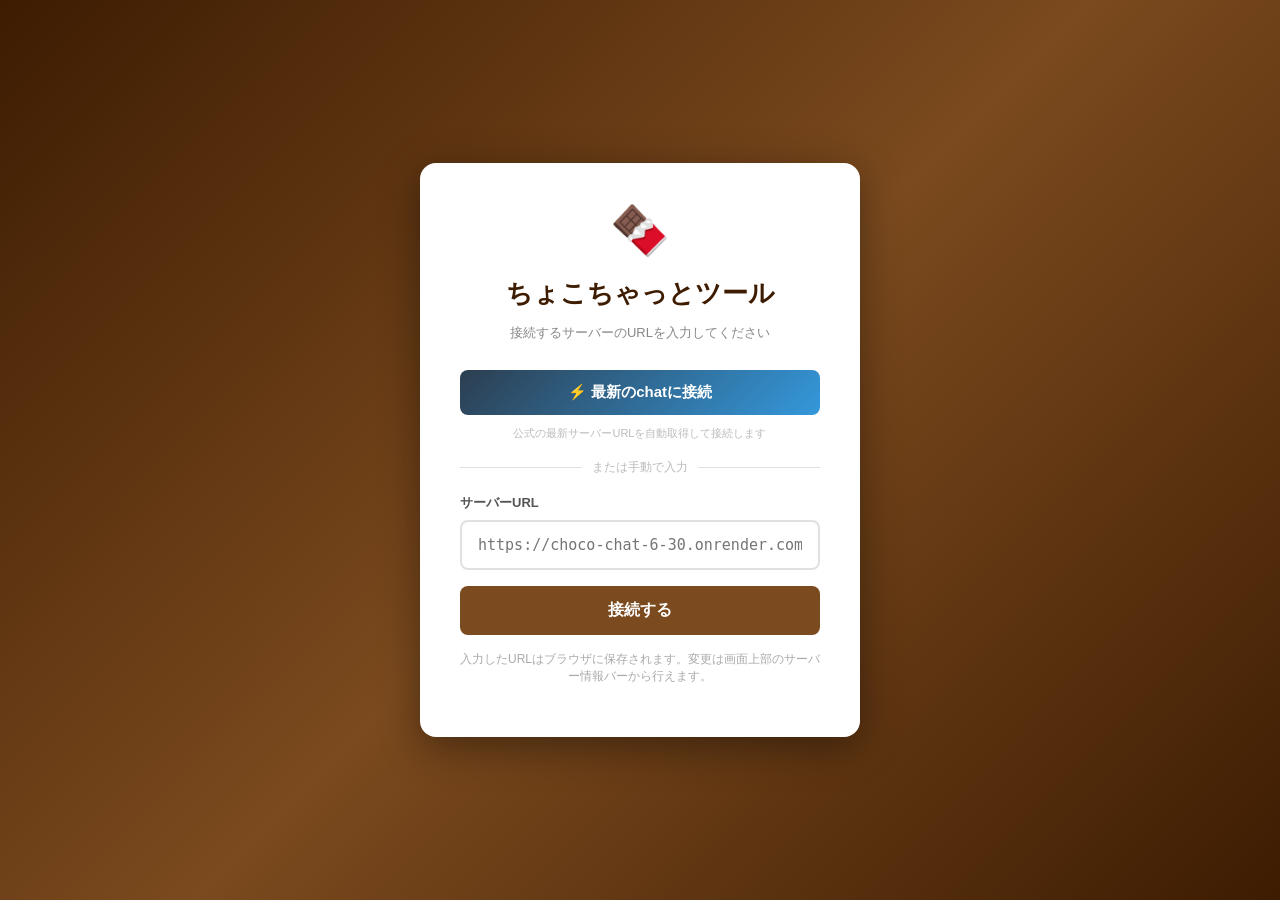
<file: templates/chat-test.html>
<!DOCTYPE html>
<html lang="ja">
<head>
    <meta charset="UTF-8">
    <meta name="viewport" content="width=device-width, initial-scale=1.0">
    <title>Choco Chat</title>
    <style>
        * { box-sizing: border-box; }
        body, html {
            margin: 0;
            padding: 0;
            height: 100%;
            overflow: hidden;
            background-color: #f5f5f5;
            font-family: -apple-system, BlinkMacSystemFont, "Segoe UI", Roboto, "Hiragino Kaku Gothic ProN", Meiryo, sans-serif;
        }
        .hidden { display: none !important; }

        @keyframes fadeIn {
            from { opacity: 0; transform: translateY(6px); }
            to   { opacity: 1; transform: translateY(0); }
        }
        @keyframes spin {
            to { transform: rotate(360deg); }
        }

        /* ===== サーバー情報バー ===== */
        #server-info-bar {
            position: fixed;
            top: 0;
            left: 0;
            right: 0;
            z-index: 500;
            background: #3d1c02;
            color: #fff;
            display: flex;
            align-items: center;
            gap: 10px;
            padding: 8px 14px;
            font-size: 13px;
        }
        #server-info-bar .bar-label { color: #d9b98c; }
        #server-info-bar #server-url-display {
            flex: 1;
            font-family: monospace;
            overflow: hidden;
            text-overflow: ellipsis;
            white-space: nowrap;
        }
        #server-info-bar button {
            background: #7b4a1e;
            border: none;
            color: #fff;
            padding: 6px 12px;
            border-radius: 6px;
            font-size: 12px;
            cursor: pointer;
        }
        #server-info-bar button:hover { background: #5c3614; }

        /* ===== サーバー設定画面 ===== */
        #server-setup-section {
            min-height: 100vh;
            display: flex;
            justify-content: center;
            align-items: center;
            padding: 20px;
            background: linear-gradient(135deg, #3d1c02 0%, #7b4a1e 50%, #3d1c02 100%);
        }

        .server-setup-container {
            background: white;
            padding: 40px;
            border-radius: 16px;
            box-shadow: 0 10px 40px rgba(0, 0, 0, 0.4);
            width: 100%;
            max-width: 440px;
            animation: fadeIn 0.5s ease;
            text-align: center;
        }

        .server-setup-logo { font-size: 48px; margin-bottom: 8px; }

        .server-setup-container h1 {
            color: #3d1c02;
            margin-bottom: 6px;
            font-size: 26px;
        }

        .server-setup-subtitle {
            color: #888;
            font-size: 13px;
            margin-bottom: 28px;
        }

        .server-setup-label {
            display: block;
            text-align: left;
            font-size: 13px;
            font-weight: bold;
            color: #555;
            margin-bottom: 8px;
        }

        #server-url-input {
            width: 100%;
            padding: 14px 16px;
            border: 2px solid #e0e0e0;
            border-radius: 8px;
            font-size: 15px;
            margin-bottom: 16px;
            transition: border-color 0.3s, box-shadow 0.3s;
            font-family: monospace;
        }

        #server-url-input:focus {
            outline: none;
            border-color: #7b4a1e;
            box-shadow: 0 0 6px rgba(123, 74, 30, 0.3);
        }

        #server-connect-btn {
            width: 100%;
            padding: 14px;
            background-color: #7b4a1e;
            border: none;
            border-radius: 8px;
            color: white;
            font-size: 16px;
            font-weight: bold;
            cursor: pointer;
            transition: background-color 0.3s, transform 0.2s;
        }

        #server-connect-btn:hover:not(:disabled) {
            background-color: #5c3614;
            transform: scale(1.02);
        }

        #server-connect-btn:disabled {
            background-color: #b8895a;
            cursor: not-allowed;
        }

        .server-setup-hint {
            margin-top: 16px;
            font-size: 12px;
            color: #aaa;
        }

        #server-status {
            margin-top: 14px;
            padding: 12px 14px;
            border-radius: 8px;
            font-size: 14px;
            font-weight: bold;
            display: flex;
            align-items: center;
            gap: 10px;
            animation: fadeIn 0.3s ease;
        }

        #server-status.testing {
            background: #fff8e1;
            border: 1px solid #ffe082;
            color: #7b5800;
        }

        #server-status.success {
            background: #e8f8f0;
            border: 1px solid #a3d9b8;
            color: #1a6e3c;
        }

        #server-status.error {
            background: #fdeaea;
            border: 1px solid #f5c6c6;
            color: #c0392b;
        }

        .status-spinner {
            width: 16px;
            height: 16px;
            border: 2px solid #ffe082;
            border-top-color: #7b5800;
            border-radius: 50%;
            animation: spin 0.8s linear infinite;
            flex-shrink: 0;
        }

        .setup-divider {
            display: flex;
            align-items: center;
            gap: 10px;
            margin: 18px 0;
            color: #bbb;
            font-size: 12px;
        }

        .setup-divider::before,
        .setup-divider::after {
            content: '';
            flex: 1;
            height: 1px;
            background: #e0e0e0;
        }

        #latest-connect-btn {
            width: 100%;
            padding: 13px;
            background: linear-gradient(135deg, #2c3e50 0%, #3498db 100%);
            border: none;
            border-radius: 8px;
            color: white;
            font-size: 15px;
            font-weight: bold;
            cursor: pointer;
            transition: opacity 0.2s, transform 0.2s;
            display: flex;
            align-items: center;
            justify-content: center;
            gap: 8px;
            margin-bottom: 6px;
        }

        #latest-connect-btn:hover:not(:disabled) {
            opacity: 0.88;
            transform: scale(1.02);
        }

        #latest-connect-btn:disabled {
            opacity: 0.6;
            cursor: not-allowed;
        }

        .latest-hint {
            font-size: 11px;
            color: #bbb;
            text-align: center;
            margin-bottom: 4px;
        }

        /* ===== iframe画面 ===== */
        #chat-frame-wrap {
            position: fixed;
            top: 36px;
            left: 0;
            right: 0;
            bottom: 0;
        }
        #chat-frame-wrap.no-bar { top: 0; }
        iframe {
            width: 100%;
            height: 100%;
            border: none;
            display: block;
        }
    </style>
</head>
<body>

    <!-- サーバー情報バー -->
    <div id="server-info-bar" class="hidden">
        <span class="bar-label">接続先:</span>
        <span id="server-url-display"></span>
        <button id="change-server-btn">サーバーを変更</button>
    </div>

    <!-- サーバー設定画面 -->
    <div id="server-setup-section" class="hidden">
        <div class="server-setup-container">
            <div class="server-setup-logo">🍫</div>
            <h1>ちょこちゃっとツール</h1>
            <p class="server-setup-subtitle">接続するサーバーのURLを入力してください</p>

            <button id="latest-connect-btn">⚡ 最新のchatに接続</button>
            <p class="latest-hint">公式の最新サーバーURLを自動取得して接続します</p>

            <div class="setup-divider">または手動で入力</div>

            <label class="server-setup-label" for="server-url-input">サーバーURL</label>
            <input type="text" id="server-url-input" placeholder="https://choco-chat-6-30.onrender.com" autocomplete="off" spellcheck="false">
            <button id="server-connect-btn">接続する</button>
            <div id="server-status" class="hidden"></div>
            <p class="server-setup-hint">入力したURLはブラウザに保存されます。変更は画面上部のサーバー情報バーから行えます。</p>
        </div>
    </div>

    <!-- iframe表示エリア -->
    <div id="chat-frame-wrap" class="hidden">
        <iframe id="chat-frame" title="Choco Chat"></iframe>
    </div>

    <script>
(function() {
    'use strict';

    const infoBar = document.getElementById('server-info-bar');
    const urlDisplay = document.getElementById('server-url-display');
    const changeServerBtn = document.getElementById('change-server-btn');

    const setupSection = document.getElementById('server-setup-section');
    const connectBtn = document.getElementById('server-connect-btn');
    const latestBtn = document.getElementById('latest-connect-btn');
    const urlInput = document.getElementById('server-url-input');
    const statusDiv = document.getElementById('server-status');

    const frameWrap = document.getElementById('chat-frame-wrap');
    const chatFrame = document.getElementById('chat-frame');

    const STORAGE_KEY = 'chatServerUrl';
    const LATEST_URL_GITHUB = 'https://raw.githubusercontent.com/kuru-bana/choco-chat-tool/refs/heads/main/url.json';
    const LATEST_URL_LOCAL  = '/choco-chat-new';

    function showStatus(type, html) {
        statusDiv.className = type;
        statusDiv.innerHTML = html;
        statusDiv.classList.remove('hidden');
    }

    function normalizeUrl(raw) {
        let url = raw.trim();
        if (!url) return '';
        if (!url.startsWith('http://') && !url.startsWith('https://')) {
            url = 'https://' + url;
        }
        if (url.endsWith('/')) url = url.slice(0, -1);
        return url;
    }

    function showFrame(url) {
        chatFrame.src = url;
        urlDisplay.textContent = url;
        setupSection.classList.add('hidden');
        infoBar.classList.remove('hidden');
        frameWrap.classList.remove('hidden', 'no-bar');
    }

    function showSetup() {
        frameWrap.classList.add('hidden');
        infoBar.classList.add('hidden');
        setupSection.classList.remove('hidden');
        statusDiv.classList.add('hidden');
        connectBtn.disabled = false;
        latestBtn.disabled = false;
        urlInput.disabled = false;
    }

    async function testConnection(url) {
        const controller = new AbortController();
        const timeout = setTimeout(() => controller.abort(), 7000);
        try {
            await fetch(url + '/socket.io/?EIO=4&transport=polling', {
                mode: 'no-cors',
                signal: controller.signal
            });
            clearTimeout(timeout);
            return { ok: true };
        } catch (e) {
            clearTimeout(timeout);
            return { ok: false, reason: e.name === 'AbortError' ? 'timeout' : 'unreachable' };
        }
    }

    async function doConnect() {
        const url = normalizeUrl(urlInput.value);
        if (!url) {
            showStatus('error', '⚠ URLを入力してください');
            return;
        }

        connectBtn.disabled = true;
        latestBtn.disabled = true;
        urlInput.disabled = true;
        showStatus('testing', '<div class="status-spinner"></div>接続テスト中...');

        const result = await testConnection(url);
        if (result.ok) {
            showStatus('success', '✓ 接続成功！表示します...');
            setTimeout(() => {
                localStorage.setItem(STORAGE_KEY, url);
                showFrame(url);
            }, 700);
        } else {
            connectBtn.disabled = false;
            latestBtn.disabled = false;
            urlInput.disabled = false;
            showStatus('error', result.reason === 'timeout'
                ? '✗ タイムアウト：サーバーが応答しませんでした。URLを確認してください。'
                : '✗ 接続失敗：サーバーに到達できません。URLを確認してください。');
        }
    }

    async function fetchLatestUrl() {
        latestBtn.disabled = true;
        connectBtn.disabled = true;
        urlInput.disabled = true;
        showStatus('testing', '<div class="status-spinner"></div>最新URLを取得中...');

        let fetchedUrl = null;
        let source = '';

        // 1) GitHub から取得を試みる
        try {
            const res = await fetch(LATEST_URL_GITHUB, { cache: 'no-store' });
            if (res.ok) {
                const json = await res.json();
                if (json && json.url) {
                    fetchedUrl = normalizeUrl(json.url);
                    source = 'GitHub';
                }
            }
        } catch (_) {}

        // 2) GitHub が失敗したら同一オリジンの /choco-chat-new を試みる
        if (!fetchedUrl) {
            try {
                const res = await fetch(LATEST_URL_LOCAL, { cache: 'no-store' });
                if (res.ok) {
                    const json = await res.json();
                    if (json && json.url) {
                        fetchedUrl = normalizeUrl(json.url);
                        source = 'ローカル';
                    }
                }
            } catch (_) {}
        }

        if (!fetchedUrl) {
            latestBtn.disabled = false;
            connectBtn.disabled = false;
            urlInput.disabled = false;
            showStatus('error',
                '✗ 最新URL取得に失敗しました。<br>' +
                '<span style="font-size:12px;font-weight:normal;">手動でURLを入力するか、' +
                '<code style="background:#fdd;padding:1px 4px;border-radius:3px;">GET /choco-chat-new</code> ' +
                'エンドポイントで <code>{"url":"..."}</code> を返すようにしてください。</span>'
            );
            return;
        }

        showStatus('testing', `<div class="status-spinner"></div>${source}から取得完了。接続テスト中...`);
        urlInput.value = fetchedUrl;

        const result = await testConnection(fetchedUrl);
        if (result.ok) {
            showStatus('success', `✓ 接続成功！（${source}）表示します...`);
            setTimeout(() => {
                localStorage.setItem(STORAGE_KEY, fetchedUrl);
                showFrame(fetchedUrl);
            }, 700);
        } else {
            latestBtn.disabled = false;
            connectBtn.disabled = false;
            urlInput.disabled = false;
            const msg = result.reason === 'timeout' ? 'タイムアウト' : '到達不能';
            showStatus('error',
                `✗ URLは取得できましたが接続に失敗しました（${msg}）。<br>` +
                `<span style="font-size:12px;font-weight:normal;">取得されたURL: <code>${fetchedUrl}</code></span>`
            );
        }
    }

    changeServerBtn.addEventListener('click', () => {
        localStorage.removeItem(STORAGE_KEY);
        showSetup();
    });

    connectBtn.addEventListener('click', doConnect);
    latestBtn.addEventListener('click', fetchLatestUrl);
    urlInput.addEventListener('keypress', (e) => {
        if (e.key === 'Enter') doConnect();
    });
    urlInput.addEventListener('input', () => {
        statusDiv.classList.add('hidden');
    });

    // 初期表示: 保存済みURLがあればそのままiframe表示、なければ設定画面
    const stored = localStorage.getItem(STORAGE_KEY);
    if (stored) {
        showFrame(stored);
    } else {
        showSetup();
    }
})();
    </script>

</body>
</html>
</file>
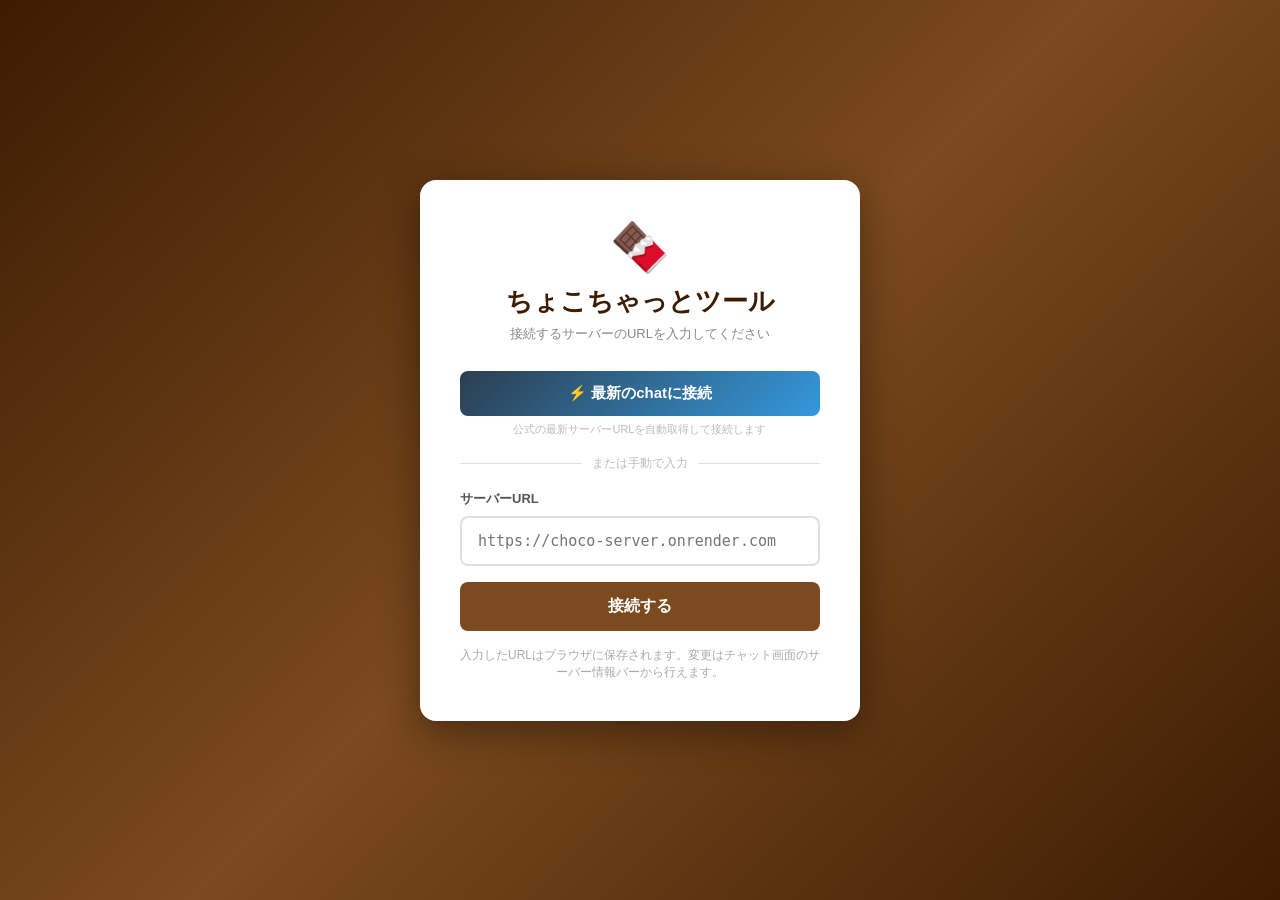
<file: templates/chat.html>
<!DOCTYPE html>
<html lang="ja">
<head>
  <meta charset="UTF-8">
  <meta name="viewport" content="width=device-width, initial-scale=1.0">
  <title>ちょこちゃっと</title>
  <link rel="icon" type="image/jpeg" href="/favicon.jpg">
  <style>
* {
  margin: 0;
  padding: 0;
  box-sizing: border-box;
}

body {
  font-family: Arial, sans-serif;
  min-height: 100vh;
}

body.theme-default {
  background-color: #fff;
  color: #000;
}

body.theme-dark {
  background-color: #222;
  color: #ddd;
}

body.theme-light {
  background-color: #f9f9f9;
  color: #333;
}

body.theme-blue {
  background-color: #e0f7fa;
  color: #006064;
}

.hidden {
  display: none !important;
}

#auth-section {
  min-height: calc(100vh - 60px);
  display: flex;
  justify-content: center;
  align-items: center;
  padding: 20px;
}

.auth-container {
  background: white;
  padding: 40px;
  border-radius: 16px;
  box-shadow: 0 10px 40px rgba(0, 0, 0, 0.2);
  width: 100%;
  max-width: 400px;
  animation: fadeIn 0.5s ease;
}

@keyframes fadeIn {
  from {
    opacity: 0;
    transform: translateY(-20px);
  }
  to {
    opacity: 1;
    transform: translateY(0);
  }
}

.auth-container h1 {
  text-align: center;
  color: #333;
  margin-bottom: 30px;
  font-size: 28px;
}

.auth-form {
  display: none;
}

.auth-form.active {
  display: block;
  animation: fadeIn 0.3s ease;
}

.auth-form h3 {
  color: #333;
  margin-bottom: 10px;
}

.auth-hint {
  color: #666;
  font-size: 14px;
  margin-bottom: 20px;
}

.auth-form input {
  width: 100%;
  padding: 15px;
  border: 2px solid #e0e0e0;
  border-radius: 8px;
  font-size: 16px;
  margin-bottom: 15px;
  transition: border-color 0.3s, box-shadow 0.3s;
}

.auth-form input:focus {
  outline: none;
  border-color: #3498db;
  box-shadow: 0 0 5px rgba(52, 152, 219, 0.5);
}

.auth-form button {
  width: 100%;
  padding: 15px;
  background-color: #3498db;
  border: none;
  border-radius: 8px;
  color: white;
  font-size: 16px;
  font-weight: bold;
  cursor: pointer;
  transition: background-color 0.3s, transform 0.2s;
}

.auth-form button:hover {
  background-color: #2980b9;
  transform: scale(1.05);
}

.auth-toggle {
  text-align: center;
  margin-top: 20px;
  color: #666;
  font-size: 14px;
}

.auth-toggle a {
  color: #3498db;
  cursor: pointer;
  text-decoration: underline;
}

.auth-toggle a:hover {
  color: #2980b9;
}

.error-message {
  color: #e74c3c;
  font-size: 14px;
  padding: 10px;
  background: #fdeaea;
  border-radius: 8px;
  margin-top: 15px;
  animation: shake 0.5s ease;
}

.success-message {
  color: #27ae60;
  font-size: 14px;
  padding: 10px;
  background: #e8f8f0;
  border-radius: 8px;
  margin-top: 15px;
}

@keyframes shake {
  0%, 100% { transform: translateX(0); }
  25% { transform: translateX(-5px); }
  75% { transform: translateX(5px); }
}

#chat-section {
  margin-top: 0px;
  padding: 20px;
}

.chat-header {
  text-align: center;
  margin-bottom: 10px;
}

.chat-header h2 {
  font-size: 24px;
  color: #333;
}

.theme-dark .chat-header h2 {
  color: #ddd;
}

.chat-header h3 {
  font-size: 14px;
  color: #666;
  margin-top: 5px;
}

.theme-dark .chat-header h3 {
  color: #aaa;
}

#chat-box {
  border: 1px solid #ccc;
  height: 600px;
  overflow-y: scroll;
  padding: 10px;
  margin-bottom: 10px;
  background: #f9f9f9;
  position: relative;
}

#new-message-notice {
  position: fixed;
  top: 20px;
  right: 20px;
  background-color: #3498db;
  color: white;
  padding: 10px 20px;
  border-radius: 8px;
  box-shadow: 0 4px 12px rgba(0,0,0,0.2);
  z-index: 1001;
  cursor: pointer;
  font-weight: bold;
  animation: slideInRight 0.3s ease;
}

@keyframes slideInRight {
  from { transform: translateX(100%); opacity: 0; }
  to { transform: translateX(0); opacity: 1; }
}

.theme-dark #chat-box {
  background: #333;
  border-color: #555;
}

.message-container {
  border: 1px solid #ccc;
  background-color: #f5f5f5;
  padding: 10px;
  margin-bottom: 10px;
  border-radius: 4px;
  box-shadow: 2px 2px 5px rgba(0,0,0,0.1);
  position: relative;
}

.message-container.own-message {
  border-left: 4px solid #2ecc71;
}

.theme-dark .message-container {
  background-color: #444;
  border-color: #666;
}

.theme-dark .message-container.own-message {
  border-left: 4px solid #27ae60;
}

.message-name {
  font-weight: bold;
  margin-bottom: 5px;
}

.status-text {
  font-size: 14px;
  color: #555;
  opacity: 1;
  margin-left: 8px;
  font-weight: normal;
  display: inline-block;
}

.message-text {
  white-space: pre-wrap;
  margin-bottom: 5px;
  font-size: 16px;
  line-height: 1.5;
  word-break: break-word;
  overflow-wrap: break-word;
}

.reply-quote {
  color: #888;
  font-style: italic;
  margin: 2px 0;
  padding: 5px;
  background: rgba(0,0,0,0.05);
  border-left: 3px solid #ccc;
  border-radius: 3px;
  font-size: 13px;
}

.theme-dark .reply-quote {
  background: rgba(255,255,255,0.1);
  border-left-color: #666;
}

.message-time {
  font-size: 0.8em;
  color: gray;
  text-align: right;
}

.theme-dark .message-time {
  color: #aaa;
}

.message-meta {
  display: flex;
  justify-content: space-between;
  align-items: center;
}

.edited-mark {
  font-size: 12px;
  color: #888;
  font-style: italic;
}

.input-area {
  margin-bottom: 10px;
  display: flex;
  flex-direction: column;
}

.input-hint {
  font-size: 12px;
  color: #888;
  margin: 5px;
}

.input-area textarea {
  margin: 5px;
  padding: 14px;
  width: calc(100% - 10px);
  height: 140px;
  border: 1px solid #ccc;
  border-radius: 8px;
  font-size: 18px;
  resize: vertical;
  font-family: inherit;
  line-height: 1.5;
}

.theme-dark .input-area textarea {
  background: #333;
  border-color: #555;
  color: #ddd;
}

.input-area textarea:focus {
  outline: none;
  border: 1px solid #3498db;
  box-shadow: 0 0 5px rgba(52,152,219,0.5);
  transition: box-shadow 0.3s ease, border 0.3s ease;
}

.input-controls {
  display: flex;
  justify-content: flex-start;
  align-items: center;
  padding: 0 5px;
  gap: 10px;
}

.input-controls .input-hint {
  margin-right: auto;
}

.input-area button#send-btn {
  align-self: flex-start;
  margin: 5px;
  background-color: #3498db;
  color: #fff;
  border: none;
  padding: 10px 20px;
  border-radius: 4px;
  cursor: pointer;
  transition: background-color 0.3s ease, transform 0.2s ease;
  font-size: 14px;
  font-weight: bold;
  height: 40px;
  display: flex;
  align-items: center;
  justify-content: center;
}

.button-row {
  display: flex;
  gap: 10px;
  flex-wrap: wrap;
  margin-top: 5px;
  margin-bottom: 15px;
  align-items: center;
}

.button-row button,
.button-row a {
  background-color: #3498db;
  color: #fff;
  border: none;
  padding: 10px 20px;
  border-radius: 4px;
  cursor: pointer;
  transition: background-color 0.3s ease, transform 0.2s ease;
  text-decoration: none;
  font-size: 14px;
  font-weight: bold;
  height: 40px;
  display: flex;
  align-items: center;
  justify-content: center;
}

.button-row button:hover,
.button-row a:hover {
  background-color: #2980b9;
  transform: scale(1.05);
}

#logoutButton {
  background-color: #e74c3c !important;
  color: #fff !important;
  border: none !important;
  padding: 10px 20px !important;
  border-radius: 4px !important;
  cursor: pointer !important;
  font-size: 14px !important;
  font-weight: bold !important;
  transition: background-color 0.3s ease, transform 0.2s ease !important;
  height: 40px !important;
  display: flex !important;
  align-items: center !important;
  justify-content: center !important;
}

#logoutButton:hover {
  background-color: #c0392b !important;
}

.logout-container {
  margin-left: auto;
}

#command-summary {
  background: #f0f0f0;
  border: 1px solid #ccc;
  border-radius: 16px;
  padding: 25px;
  margin: 20px 0;
  box-shadow: 0 4px 12px rgba(0, 0, 0, 0.1);
}

.theme-dark #command-summary {
  background: #333;
  border-color: #555;
  box-shadow: 0 4px 12px rgba(0, 0, 0, 0.3);
}

#command-summary h3 {
  margin-top: 0;
  color: #333;
  margin-bottom: 20px;
  font-size: 18px;
  display: flex;
  align-items: center;
  gap: 10px;
}

.theme-dark #command-summary h3 {
  color: #ddd;
}

#command-summary h3::before {
  content: "⚡";
  font-size: 22px;
}

.command-grid {
  display: grid;
  grid-template-columns: repeat(auto-fit, minmax(200px, 1fr));
  gap: 12px;
}

.command-item {
  background: #fff;
  border: 1px solid #ddd;
  border-radius: 12px;
  padding: 15px;
  transition: transform 0.2s, box-shadow 0.2s;
}

.theme-dark .command-item {
  background: #444;
  border-color: #555;
}

.command-item:hover {
  transform: translateY(-2px);
  box-shadow: 0 4px 12px rgba(0, 0, 0, 0.15);
}

.command-name {
  font-family: 'Courier New', monospace;
  font-weight: bold;
  font-size: 15px;
  color: #3498db;
  margin-bottom: 6px;
}

.theme-dark .command-name {
  color: #5dade2;
}

.command-desc {
  font-size: 13px;
  color: #666;
  line-height: 1.4;
}

.theme-dark .command-desc {
  color: #aaa;
}

.command-example {
  margin-top: 6px;
  font-size: 11px;
  color: #999;
  font-style: italic;
}

.theme-dark .command-example {
  color: #777;
}

.command-item.admin-only {
  border-color: #e74c3c;
  background: #fff5f5;
}

.theme-dark .command-item.admin-only {
  background: #4a3333;
  border-color: #c0392b;
}

.admin-badge {
  font-size: 10px;
  background: #e74c3c;
  color: white;
  padding: 2px 6px;
  border-radius: 4px;
  margin-left: 6px;
}

#profile-settings {
  margin: 20px 0;
  padding: 15px;
  border: 1px solid #ccc;
  border-radius: 8px;
  background-color: #f0f0f0;
}

.theme-dark #profile-settings {
  background-color: #333;
  border-color: #555;
}

#profile-settings h3 {
  margin-top: 0;
  margin-bottom: 15px;
  color: #333;
}

.theme-dark #profile-settings h3 {
  color: #ddd;
}

.profile-row {
  display: flex;
  gap: 10px;
  flex-wrap: wrap;
  align-items: center;
  margin-bottom: 10px;
}

#profile-settings input,
#profile-settings select {
  padding: 8px;
  border: 1px solid #ccc;
  border-radius: 4px;
  font-size: 14px;
}

.theme-dark #profile-settings input,
.theme-dark #profile-settings select {
  background-color: #444;
  border-color: #666;
  color: #ddd;
}

#profile-settings input[type="text"] {
  width: 150px;
}

#profile-settings input[type="color"] {
  width: 50px;
  height: 35px;
  padding: 2px;
  cursor: pointer;
}

#profile-settings button {
  background-color: #2ecc71;
  border: none;
  padding: 8px 16px;
  color: #fff;
  border-radius: 4px;
  cursor: pointer;
  transition: background-color 0.3s;
}

#profile-settings button:hover {
  background-color: #27ae60;
}

.action-menu-btn {
  position: absolute;
  top: 5px;
  right: 5px;
  background-color: #f0f0f0;
  border: 1px solid #ccc;
  color: #333;
  border-radius: 4px;
  cursor: pointer;
  font-size: 18px;
  padding: 5px 8px;
  opacity: 0;
  transition: opacity 0.2s;
}

.theme-dark .action-menu-btn {
  background-color: #555;
  border-color: #666;
  color: #ddd;
}

.message-container:hover .action-menu-btn {
  opacity: 1;
}

.action-menu {
  position: absolute;
  right: 5px;
  top: 30px;
  background: #fff;
  border: 1px solid #ccc;
  border-radius: 4px;
  box-shadow: 0 2px 5px rgba(0,0,0,0.2);
  z-index: 100;
}

.theme-dark .action-menu {
  background: #444;
  border-color: #666;
}

.action-menu div {
  padding: 8px 12px;
  cursor: pointer;
  white-space: nowrap;
  font-size: 14px;
}

.action-menu div:hover {
  background-color: #eee;
}

.theme-dark .action-menu div:hover {
  background-color: #555;
}

.action-menu div.delete {
  color: #e74c3c;
}

.system-message {
  text-align: center;
  color: #888;
  font-size: 13px;
  padding: 10px;
  font-style: italic;
  opacity: 1;
}

.system-message.spam-alert {
  color: #e74c3c;
  font-weight: bold;
  opacity: 1;
  font-style: normal;
  font-size: 14px;
}

.message-text a {
  color: #3498db;
  text-decoration: underline;
  word-break: break-all;
}

.message-text a:hover {
  color: #2980b9;
}

.theme-dark .message-text a {
  color: #5dade2;
}

.theme-dark .message-text a:hover {
  color: #85c1e9;
}

#reply-preview {
  background: #f0f0f0;
  padding: 10px 15px;
  display: flex;
  justify-content: space-between;
  align-items: center;
  border: 1px solid #ccc;
  border-radius: 4px;
  margin-bottom: 10px;
}

.theme-dark #reply-preview {
  background: #444;
  border-color: #666;
}

#reply-to-text {
  font-size: 13px;
  color: #666;
}

.theme-dark #reply-to-text {
  color: #aaa;
}

#cancel-reply {
  background: none;
  border: none;
  font-size: 18px;
  cursor: pointer;
  color: #999;
  padding: 5px;
}

#cancel-reply:hover {
  color: #e74c3c;
}

.modal {
  position: fixed;
  top: 0;
  left: 0;
  width: 100%;
  height: 100%;
  background: rgba(0, 0, 0, 0.5);
  display: flex;
  justify-content: center;
  align-items: center;
  z-index: 1000;
}

.modal-content {
  background: white;
  padding: 30px;
  border-radius: 16px;
  width: 90%;
  max-width: 500px;
}

.theme-dark .modal-content {
  background: #333;
  color: #ddd;
}

.modal-content h3 {
  margin-bottom: 20px;
  color: #333;
}

.theme-dark .modal-content h3 {
  color: #ddd;
}

.modal-content textarea {
  width: 100%;
  padding: 15px;
  border: 2px solid #e0e0e0;
  border-radius: 8px;
  font-size: 14px;
  resize: vertical;
  min-height: 100px;
  margin-bottom: 20px;
  font-family: inherit;
}

.theme-dark .modal-content textarea {
  background: #444;
  border-color: #666;
  color: #ddd;
}

.modal-buttons {
  display: flex;
  gap: 10px;
  justify-content: flex-end;
}

.modal-buttons button {
  padding: 10px 20px;
  border: none;
  border-radius: 8px;
  font-weight: bold;
  cursor: pointer;
  transition: background 0.3s;
}

#save-edit-btn {
  background: #3498db;
  color: white;
}

#save-edit-btn:hover {
  background: #2980b9;
}

#cancel-edit-btn {
  background: #e0e0e0;
  color: #333;
}

#cancel-edit-btn:hover {
  background: #d0d0d0;
}

#typing-indicator {
  font-size: 14px;
  font-style: italic;
  color: #888;
  margin-bottom: 10px;
}

.online-info {
  display: flex;
  align-items: center;
  gap: 10px;
  margin-bottom: 10px;
  padding: 10px;
  background: #f5f5f5;
  border-radius: 4px;
}

.theme-dark .online-info {
  background: #333;
}

.online-info span {
  font-size: 14px;
  color: #666;
}

.theme-dark .online-info span {
  color: #aaa;
}

#user-count {
  background: #3498db;
  color: white;
  padding: 3px 10px;
  border-radius: 12px;
  font-size: 12px;
}

.user-info-display {
  background: #e8f4fd;
  border: 1px solid #3498db;
  padding: 10px 15px;
  border-radius: 8px;
  margin-bottom: 15px;
  font-size: 14px;
}

.theme-dark .user-info-display {
  background: #2a4a5a;
  border-color: #5dade2;
}

.user-info-display .display-name {
  font-weight: bold;
  color: #2980b9;
}

.theme-dark .user-info-display .display-name {
  color: #85c1e9;
}

#user-ip-list {
  background: #ffe0e0;
  border: 2px solid #e74c3c;
  border-radius: 8px;
  padding: 15px;
  margin-bottom: 15px;
}

.theme-dark #user-ip-list {
  background: #4a2a2a;
  border-color: #c0392b;
}

#user-ip-list h4 {
  margin: 0 0 10px 0;
  color: #c0392b;
  font-size: 14px;
}

.theme-dark #user-ip-list h4 {
  color: #e74c3c;
}

.ip-search-box {
  width: 100%;
  padding: 6px 10px;
  border: 1px solid #ccc;
  border-radius: 4px;
  font-size: 13px;
  margin-bottom: 10px;
  box-sizing: border-box;
}

.theme-dark .ip-search-box {
  background: #333;
  border-color: #666;
  color: #ddd;
}

.ip-list-item {
  display: flex;
  justify-content: space-between;
  padding: 5px 0;
  border-bottom: 1px solid rgba(0,0,0,0.1);
  font-size: 13px;
}

.ip-list-item:last-child {
  border-bottom: none;
}

.ip-list-username {
  font-weight: bold;
  color: #333;
}

.theme-dark .ip-list-username {
  color: #ddd;
}

.ip-list-ip {
  font-family: monospace;
  color: #666;
}

.theme-dark .ip-list-ip {
  color: #aaa;
}

#user-ip-history {
  background: #e0ffe0;
  border: 2px solid #27ae60;
  border-radius: 8px;
  padding: 15px;
  margin-bottom: 15px;
}

.theme-dark #user-ip-history {
  background: #2a4a2a;
  border-color: #27ae60;
}

#user-ip-history h4 {
  margin: 0 0 10px 0;
  color: #27ae60;
  font-size: 14px;
}

.theme-dark #user-ip-history h4 {
  color: #2ecc71;
}

.ip-history-item {
  display: flex;
  justify-content: space-between;
  padding: 5px 0;
  border-bottom: 1px solid rgba(0,0,0,0.1);
  font-size: 13px;
  flex-wrap: wrap;
}

.ip-history-item:last-child {
  border-bottom: none;
}

.ip-history-username {
  font-weight: bold;
  color: #333;
}

.theme-dark .ip-history-username {
  color: #ddd;
}

.ip-history-ip {
  font-family: monospace;
  color: #666;
}

.theme-dark .ip-history-ip {
  color: #aaa;
}

.system-message.hidden {
  display: none !important;
}

#chat-box.hide-system-messages .system-message {
  display: none !important;
}

#chat-box.hide-prm .private-message {
  display: none !important;
}

.command-item.privileged-admin-only {
  border-color: #9b59b6;
  background: #f5e6ff;
}

.theme-dark .command-item.privileged-admin-only {
  background: #3d2a4a;
  border-color: #8e44ad;
}

.toggle-ip-btn {
  background-color: #f0f0f0 !important;
  color: #666 !important;
  border: 1px solid #ccc !important;
  padding: 5px 12px !important;
  border-radius: 4px !important;
  cursor: pointer !important;
  font-size: 12px !important;
  font-weight: normal !important;
  transition: all 0.2s ease !important;
  height: 30px !important;
  display: inline-flex !important;
  align-items: center !important;
  justify-content: center !important;
}

.toggle-ip-btn:hover {
  background-color: #e0e0e0 !important;
  transform: none !important;
  color: #333 !important;
}

.toggle-ip-btn.active {
  background-color: #27ae60 !important;
}

.toggle-ip-btn.active:hover {
  background-color: #1e8449 !important;
}

#shared-ip-result {
  margin: 10px 0;
  padding: 10px 14px;
  background: #fff8e1;
  border: 1px solid #ffe082;
  border-radius: 8px;
}

#shared-ip-result h4 {
  font-size: 13px;
  color: #7b5800;
  margin-bottom: 8px;
}

.shared-ip-group {
  background: #fff;
  border: 1px solid #ffe082;
  border-radius: 6px;
  padding: 8px 10px;
  margin-bottom: 8px;
}

.shared-ip-group:last-child {
  margin-bottom: 0;
}

.shared-ip-addr {
  font-size: 12px;
  font-weight: bold;
  color: #555;
  font-family: monospace;
  margin-bottom: 5px;
}

.shared-ip-users {
  display: flex;
  flex-wrap: wrap;
  gap: 5px;
  margin-bottom: 4px;
}

.shared-ip-user-tag {
  font-size: 12px;
  padding: 2px 8px;
  border-radius: 12px;
  font-weight: bold;
}

.shared-ip-user-tag.online {
  background: #e8f5e9;
  color: #2e7d32;
  border: 1px solid #a5d6a7;
}

.shared-ip-user-tag.offline {
  background: #f5f5f5;
  color: #757575;
  border: 1px solid #e0e0e0;
}

.shared-ip-time {
  font-size: 11px;
  color: #aaa;
}

#meet-container {
  margin-bottom: 15px;
  border-radius: 8px;
  overflow: hidden;
  border: 1px solid #ccc;
}

.theme-dark #meet-container {
  border-color: #555;
}

#meet-iframe {
  width: 100%;
  height: 600px;
  border: none;
  display: block;
}

@media (max-width: 600px) {
  #meet-iframe {
    height: 400px;
  }
}

@media (max-width: 600px) {
  #chat-section {
    padding: 10px;
  }

  #chat-box {
    height: 400px;
  }

  .input-area textarea {
    width: calc(100% - 12px);
    height: 110px;
    font-size: 16px;
  }

  .button-row {
    flex-direction: column;
  }

  .button-row button,
  .button-row a {
    width: 100%;
    text-align: center;
  }

  .profile-row {
    flex-direction: column;
    align-items: stretch;
  }

  #profile-settings input[type="text"] {
    width: 100%;
  }
}

/* 管理者リストボタン */
.chat-header {
  position: relative;
}

.header-buttons {
  position: absolute;
  top: 50%;
  right: 0;
  transform: translateY(-50%);
  display: flex;
  gap: 6px;
  align-items: center;
}

#admin-list-btn {
  background: #8e44ad;
  color: white;
  border: none;
  padding: 6px 12px;
  border-radius: 6px;
  font-size: 12px;
  font-weight: bold;
  cursor: pointer;
  transition: background 0.2s;
  white-space: nowrap;
}

#admin-list-btn:hover {
  background: #6c3483;
}

#admin-panel-btn {
  background: #c0392b;
  color: white;
  border: none;
  padding: 6px 12px;
  border-radius: 6px;
  font-size: 12px;
  font-weight: bold;
  cursor: pointer;
  transition: background 0.2s;
  white-space: nowrap;
}

#admin-panel-btn:hover {
  background: #a93226;
}

.theme-dark #admin-list-btn {
  background: #6c3483;
}

.theme-dark #admin-list-btn:hover {
  background: #5b2c6f;
}

.theme-dark #admin-panel-btn {
  background: #922b21;
}

.theme-dark #admin-panel-btn:hover {
  background: #7b241c;
}

/* 管理者リストモーダル */
.admin-list-modal-content {
  max-width: 380px;
}

.admin-list-section {
  margin-bottom: 20px;
}

.admin-list-section-title {
  font-size: 13px;
  font-weight: bold;
  color: white;
  padding: 4px 10px;
  border-radius: 4px;
  margin-bottom: 10px;
  display: inline-block;
}

.admin-list-section-title.privileged {
  background: #8e44ad;
}

.admin-list-section-title.regular {
  background: #2980b9;
}

.admin-list-names {
  list-style: none;
  padding: 0;
  margin: 0;
}

.admin-list-names li {
  padding: 6px 10px;
  border-bottom: 1px solid #eee;
  font-size: 14px;
}

.theme-dark .admin-list-names li {
  border-bottom-color: #555;
  color: #ddd;
}

.admin-list-names li:last-child {
  border-bottom: none;
}

.admin-list-empty {
  color: #aaa;
  font-size: 13px;
  padding: 4px 10px;
}

#close-admin-list-btn {
  background: #7f8c8d;
  color: white;
}

#close-admin-list-btn:hover {
  background: #636e72;
}

/* 管理者パネルモーダル */
#admin-panel-modal {
  background: transparent;
  pointer-events: none;
}

.admin-panel-modal-content {
  max-width: 480px;
  width: 95%;
  pointer-events: auto;
  box-shadow: 0 8px 32px rgba(0,0,0,0.28);
  user-select: none;
}

.admin-panel-section {
  margin-bottom: 16px;
}

.admin-panel-label {
  display: block;
  font-size: 12px;
  font-weight: bold;
  color: #666;
  margin-bottom: 6px;
  text-transform: uppercase;
  letter-spacing: 0.5px;
}

.theme-dark .admin-panel-label {
  color: #aaa;
}

.admin-user-select-row {
  display: flex;
  gap: 8px;
  align-items: center;
}

#admin-target-user {
  flex: 1;
  padding: 8px 10px;
  border: 1px solid #ddd;
  border-radius: 6px;
  font-size: 14px;
  background: #fff;
  color: #333;
}

.theme-dark #admin-target-user {
  background: #2d2d2d;
  border-color: #555;
  color: #ddd;
}

.admin-refresh-btn {
  background: #ecf0f1;
  border: 1px solid #ddd;
  border-radius: 6px;
  padding: 8px 12px;
  font-size: 16px;
  cursor: pointer;
  transition: background 0.2s;
  color: #555;
}

.admin-refresh-btn:hover {
  background: #bdc3c7;
}

.theme-dark .admin-refresh-btn {
  background: #3d3d3d;
  border-color: #555;
  color: #bbb;
}

.admin-manual-input-row {
  display: flex;
  align-items: center;
  gap: 8px;
  margin-top: 8px;
}

.admin-manual-label {
  font-size: 12px;
  color: #888;
  white-space: nowrap;
  flex-shrink: 0;
}

.admin-manual-input {
  flex: 1;
  padding: 6px 10px;
  border: 1px solid #ddd;
  border-radius: 6px;
  font-size: 13px;
  background: #fff;
  color: #333;
}

.admin-manual-input:focus {
  outline: none;
  border-color: #3498db;
  box-shadow: 0 0 0 2px rgba(52,152,219,0.15);
}

.theme-dark .admin-manual-input {
  background: #2d2d2d;
  border-color: #555;
  color: #ddd;
}

.admin-target-hint {
  margin-top: 5px;
  font-size: 11px;
  min-height: 14px;
}

.admin-target-hint.online {
  color: #27ae60;
}

.admin-target-hint.offline {
  color: #e67e22;
}

.admin-mute-input {
  width: 120px;
  padding: 8px 10px;
  border: 1px solid #ddd;
  border-radius: 6px;
  font-size: 14px;
}

.theme-dark .admin-mute-input {
  background: #2d2d2d;
  border-color: #555;
  color: #ddd;
}

.admin-action-grid {
  display: flex;
  flex-wrap: wrap;
  gap: 8px;
}

.admin-action-btn {
  padding: 8px 14px;
  border: none;
  border-radius: 6px;
  font-size: 13px;
  font-weight: bold;
  cursor: pointer;
  transition: opacity 0.15s, transform 0.1s;
  color: white;
}

.admin-action-btn:hover {
  opacity: 0.85;
  transform: translateY(-1px);
}

.admin-action-btn:active {
  transform: translateY(0);
}

.mute-btn   { background: #e67e22; }
.unmute-btn { background: #27ae60; }
.ban-btn    { background: #e74c3c; }
.unban-btn  { background: #2ecc71; }
.shadowban-btn { background: #8e44ad; }
.ipban-btn  { background: #c0392b; }
.ipunban-btn { background: #1abc9c; }
.ipbanlist-btn { background: #2980b9; }
.system-btn { background: #7f8c8d; }
.shadowbanlist-btn { background: #6c3483; }

.admin-panel-log {
  background: #f8f9fa;
  border: 1px solid #dee2e6;
  border-radius: 6px;
  padding: 10px 14px;
  font-size: 13px;
  color: #333;
  margin-top: 4px;
  white-space: pre-wrap;
  max-height: 80px;
  overflow-y: auto;
}

.admin-panel-log.success {
  background: #d4edda;
  border-color: #c3e6cb;
  color: #155724;
}

.admin-panel-log.error {
  background: #f8d7da;
  border-color: #f5c6cb;
  color: #721c24;
}

.theme-dark .admin-panel-log {
  background: #2d2d2d;
  border-color: #555;
  color: #ddd;
}

#close-admin-panel-btn {
  background: #7f8c8d;
  color: white;
}

#close-admin-panel-btn:hover {
  background: #636e72;
}

.ipban-list-entry {
  display: flex;
  align-items: flex-start;
  gap: 8px;
  padding: 8px 10px;
  border: 1px solid #e0e0e0;
  border-radius: 6px;
  margin-bottom: 6px;
  background: #fff;
  font-size: 12px;
}

.theme-dark .ipban-list-entry {
  background: #2d2d2d;
  border-color: #555;
  color: #ddd;
}

.ipban-list-entry.temp {
  border-left: 3px solid #e67e22;
}

.ipban-list-entry.perm {
  border-left: 3px solid #e74c3c;
}

.ipban-entry-info {
  flex: 1;
  word-break: break-all;
}

.ipban-entry-ip {
  font-weight: bold;
  font-size: 13px;
}

.ipban-entry-detail {
  color: #888;
  margin-top: 2px;
  font-size: 11px;
}

.ipban-unban-btn {
  background: #27ae60;
  color: white;
  border: none;
  border-radius: 4px;
  padding: 4px 9px;
  font-size: 11px;
  font-weight: bold;
  cursor: pointer;
  white-space: nowrap;
  flex-shrink: 0;
}

.ipban-unban-btn:hover {
  background: #1e8449;
}

#admin-ipban-list-body {
  max-height: 180px;
  overflow-y: auto;
  margin-top: 6px;
}

#admin-ipbanlist-load-btn {
  background: #2980b9;
  color: white;
}

#connection-log {
  background: #fff3e0;
  border: 2px solid #e67e22;
  border-radius: 8px;
  padding: 15px;
  margin-bottom: 15px;
  max-height: 400px;
  overflow-y: auto;
}

.theme-dark #connection-log {
  background: #3a2a10;
  border-color: #e67e22;
}

#connection-log h4 {
  margin: 0 0 10px 0;
  color: #e67e22;
  font-size: 14px;
}

.theme-dark #connection-log h4 {
  color: #f39c12;
}

.conn-log-item {
  padding: 8px 0;
  border-bottom: 1px solid rgba(230, 126, 34, 0.25);
  font-size: 12px;
}

.conn-log-item:last-child {
  border-bottom: none;
}

.conn-log-time {
  color: #888;
  font-size: 11px;
  margin-bottom: 3px;
}

.theme-dark .conn-log-time {
  color: #aaa;
}

.conn-log-row {
  display: flex;
  gap: 6px;
  margin-bottom: 2px;
  flex-wrap: wrap;
}

.conn-log-label {
  font-weight: bold;
  color: #666;
  min-width: 130px;
  font-size: 11px;
}

.theme-dark .conn-log-label {
  color: #bbb;
}

.conn-log-ip {
  font-family: monospace;
  color: #333;
}

.theme-dark .conn-log-ip {
  color: #ddd;
}

.conn-log-ip.resolved {
  color: #27ae60;
  font-weight: bold;
}

.theme-dark .conn-log-ip.resolved {
  color: #2ecc71;
}

.conn-log-xff {
  font-family: monospace;
  color: #c0392b;
  word-break: break-all;
}

.theme-dark .conn-log-xff {
  color: #e74c3c;
}

.conn-log-reason {
  margin-top: 3px;
  font-size: 11px;
  color: #e67e22;
  font-weight: bold;
}

.theme-dark .conn-log-reason {
  color: #f39c12;
}

.tos-modal {
  position: fixed;
  inset: 0;
  background: rgba(0, 0, 0, 0.7);
  z-index: 9999;
  display: flex;
  align-items: center;
  justify-content: center;
  padding: 16px;
}

.tos-modal.hidden {
  display: none;
}

.tos-modal-content {
  background: #fff;
  border-radius: 10px;
  width: 100%;
  max-width: 680px;
  max-height: 90vh;
  display: flex;
  flex-direction: column;
  box-shadow: 0 8px 32px rgba(0,0,0,0.3);
  overflow: hidden;
}

.tos-title {
  padding: 20px 24px 6px;
  font-size: 20px;
  font-weight: bold;
  border-bottom: 1px solid #e0e0e0;
  color: #222;
}

.tos-instruction {
  padding: 8px 24px;
  font-size: 13px;
  color: #888;
  border-bottom: 1px solid #f0f0f0;
  background: #fafafa;
}

.tos-body {
  flex: 1;
  overflow-y: auto;
  padding: 16px 24px;
  font-size: 14px;
  line-height: 1.8;
  color: #333;
}

.tos-body h3 {
  font-size: 15px;
  font-weight: bold;
  margin: 18px 0 6px;
  color: #111;
}

.tos-body h4 {
  font-size: 14px;
  font-weight: bold;
  margin: 12px 0 4px;
  color: #333;
}

.tos-body p {
  margin-bottom: 8px;
}

.tos-body ol,
.tos-body ul {
  padding-left: 20px;
  margin-bottom: 8px;
}

.tos-body li {
  margin-bottom: 4px;
}

.tos-footer {
  padding: 14px 24px;
  border-top: 1px solid #e0e0e0;
  display: flex;
  align-items: center;
  justify-content: space-between;
  gap: 12px;
  background: #fafafa;
}

.tos-scroll-hint {
  font-size: 13px;
  color: #e67e22;
  font-weight: bold;
  transition: opacity 0.3s;
}

.tos-scroll-hint.done {
  opacity: 0;
}

.tos-agree-btn {
  padding: 10px 28px;
  background: #2ecc71;
  color: #fff;
  border: none;
  border-radius: 6px;
  font-size: 15px;
  font-weight: bold;
  cursor: pointer;
  transition: background 0.2s, opacity 0.2s;
}

.tos-agree-btn:disabled {
  background: #aaa;
  cursor: not-allowed;
  opacity: 0.6;
}

.tos-agree-btn:not(:disabled):hover {
  background: #27ae60;
}

.theme-dark .tos-modal-content {
  background: #2a2a2a;
  color: #ddd;
}

.theme-dark .tos-title {
  color: #eee;
  border-bottom-color: #444;
}

.theme-dark .tos-instruction {
  color: #aaa;
  background: #222;
  border-bottom-color: #333;
}

.theme-dark .tos-body {
  color: #ccc;
}

.theme-dark .tos-body h3 {
  color: #eee;
}

.theme-dark .tos-body h4 {
  color: #ddd;
}

.theme-dark .tos-footer {
  background: #222;
  border-top-color: #444;
}
/* ===== サーバー設定画面 ===== */
#server-setup-section {
  min-height: 100vh;
  display: flex;
  justify-content: center;
  align-items: center;
  padding: 20px;
  background: linear-gradient(135deg, #3d1c02 0%, #7b4a1e 50%, #3d1c02 100%);
}

.server-setup-container {
  background: white;
  padding: 40px;
  border-radius: 16px;
  box-shadow: 0 10px 40px rgba(0, 0, 0, 0.4);
  width: 100%;
  max-width: 440px;
  animation: fadeIn 0.5s ease;
  text-align: center;
}

.server-setup-logo {
  font-size: 48px;
  margin-bottom: 8px;
}

.server-setup-container h1 {
  color: #3d1c02;
  margin-bottom: 6px;
  font-size: 26px;
}

.server-setup-subtitle {
  color: #888;
  font-size: 13px;
  margin-bottom: 28px;
}

.server-setup-label {
  display: block;
  text-align: left;
  font-size: 13px;
  font-weight: bold;
  color: #555;
  margin-bottom: 8px;
}

#server-url-input {
  width: 100%;
  padding: 14px 16px;
  border: 2px solid #e0e0e0;
  border-radius: 8px;
  font-size: 15px;
  margin-bottom: 16px;
  transition: border-color 0.3s, box-shadow 0.3s;
  font-family: monospace;
}

#server-url-input:focus {
  outline: none;
  border-color: #7b4a1e;
  box-shadow: 0 0 6px rgba(123, 74, 30, 0.3);
}

#server-connect-btn {
  width: 100%;
  padding: 14px;
  background-color: #7b4a1e;
  border: none;
  border-radius: 8px;
  color: white;
  font-size: 16px;
  font-weight: bold;
  cursor: pointer;
  transition: background-color 0.3s, transform 0.2s;
}

#server-connect-btn:hover:not(:disabled) {
  background-color: #5c3614;
  transform: scale(1.02);
}

#server-connect-btn:disabled {
  background-color: #b8895a;
  cursor: not-allowed;
}

.server-setup-hint {
  margin-top: 16px;
  font-size: 12px;
  color: #aaa;
}

#server-status {
  margin-top: 14px;
  padding: 12px 14px;
  border-radius: 8px;
  font-size: 14px;
  font-weight: bold;
  display: flex;
  align-items: center;
  gap: 10px;
  animation: fadeIn 0.3s ease;
}

#server-status.testing {
  background: #fff8e1;
  border: 1px solid #ffe082;
  color: #7b5800;
}

#server-status.success {
  background: #e8f8f0;
  border: 1px solid #a3d9b8;
  color: #1a6e3c;
}

#server-status.error {
  background: #fdeaea;
  border: 1px solid #f5c6c6;
  color: #c0392b;
}

.status-spinner {
  width: 16px;
  height: 16px;
  border: 2px solid #ffe082;
  border-top-color: #7b5800;
  border-radius: 50%;
  animation: spin 0.8s linear infinite;
  flex-shrink: 0;
}

@keyframes spin {
  to { transform: rotate(360deg); }
}

.setup-divider {
  display: flex;
  align-items: center;
  gap: 10px;
  margin: 18px 0;
  color: #bbb;
  font-size: 12px;
}

.setup-divider::before,
.setup-divider::after {
  content: '';
  flex: 1;
  height: 1px;
  background: #e0e0e0;
}

#latest-connect-btn {
  width: 100%;
  padding: 13px;
  background: linear-gradient(135deg, #2c3e50 0%, #3498db 100%);
  border: none;
  border-radius: 8px;
  color: white;
  font-size: 15px;
  font-weight: bold;
  cursor: pointer;
  transition: opacity 0.2s, transform 0.2s;
  display: flex;
  align-items: center;
  justify-content: center;
  gap: 8px;
  margin-bottom: 6px;
}

#latest-connect-btn:hover:not(:disabled) {
  opacity: 0.88;
  transform: scale(1.02);
}

#latest-connect-btn:disabled {
  opacity: 0.6;
  cursor: not-allowed;
}

.latest-hint {
  font-size: 11px;
  color: #bbb;
  text-align: center;
  margin-bottom: 4px;
}


/* サーバー情報バー（常時固定） */
#server-info-bar {
  position: sticky;
  top: 0;
  z-index: 500;
  background: #3d1c02;
  border-bottom: 2px solid #5c3614;
  padding: 7px 16px;
  display: flex;
  align-items: center;
  gap: 10px;
  font-size: 12px;
  color: #d4a574;
}

#server-info-bar .bar-label {
  opacity: 0.75;
}

#server-info-bar span {
  font-family: monospace;
  color: #f0c080;
  font-weight: bold;
  overflow: hidden;
  text-overflow: ellipsis;
  white-space: nowrap;
  max-width: 55vw;
}

#change-server-btn {
  margin-left: auto;
  background: none;
  border: 1px solid #7b4a1e;
  border-radius: 4px;
  padding: 4px 10px;
  font-size: 11px;
  cursor: pointer;
  color: #d4a574;
  white-space: nowrap;
  transition: all 0.2s;
  flex-shrink: 0;
}

#change-server-btn:hover {
  background: #e74c3c;
  color: white;
  border-color: #e74c3c;
}
  </style>
</head>
<body class="theme-default">
</head>
<body class="theme-default">
  <!-- サーバー情報バー（常時表示） -->
  <div id="server-info-bar" class="hidden">
    <span class="bar-label">接続先:</span>
    <span id="server-url-display"></span>
    <button id="change-server-btn">サーバーを変更</button>
  </div>

  <!-- サーバー設定画面 -->
  <div id="server-setup-section" class="hidden">
    <div class="server-setup-container">
      <div class="server-setup-logo">🍫</div>
      <h1>ちょこちゃっとツール</h1>
      <p class="server-setup-subtitle">接続するサーバーのURLを入力してください</p>

      <button id="latest-connect-btn">⚡ 最新のchatに接続</button>
      <p class="latest-hint">公式の最新サーバーURLを自動取得して接続します</p>

      <div class="setup-divider">または手動で入力</div>

      <label class="server-setup-label" for="server-url-input">サーバーURL</label>
      <input type="text" id="server-url-input" placeholder="https://choco-server.onrender.com" autocomplete="off" spellcheck="false">
      <button id="server-connect-btn">接続する</button>
      <div id="server-status" class="hidden"></div>
      <p class="server-setup-hint">入力したURLはブラウザに保存されます。変更はチャット画面のサーバー情報バーから行えます。</p>
    </div>
  </div>

  <div id="auth-section">
    <div class="auth-container">
      <h1>ちょこちゃっと</h1>

      <div id="login-form" class="auth-form active">
        <h3>ログイン</h3>
        <p class="auth-hint">アカウント情報を入力してチャットに参加</p>
        <input type="text" id="loginDisplayName" placeholder="名前 (例: ユーザー名)" maxlength="50">
        <input type="password" id="loginPassword" placeholder="パスワード">
        <div class="admin-login-option" style="margin: 15px 0; padding: 10px; border: 1px solid #e0e0e0; border-radius: 8px; background: #f9f9f9;">
          <label style="display: flex; align-items: center; gap: 8px; cursor: pointer; font-size: 14px;">
            <input type="checkbox" id="adminLoginCheck" style="width: 18px; height: 18px; cursor: pointer;">
            <span>管理者としてログイン</span>
          </label>
          <div id="adminPasswordContainer" class="hidden" style="margin-top: 10px;">
            <input type="password" id="adminPassword" placeholder="管理者パスワード" style="width: 100%; padding: 12px; border: 2px solid #e74c3c; border-radius: 8px; font-size: 14px;">
          </div>
        </div>
        <button id="loginButton">ログイン</button>
        <div class="auth-toggle">
          アカウントがありませんか？ <a id="showSignup">新規登録</a>
        </div>
      </div>

      <div id="signup-form" class="auth-form">
        <h3>新規登録</h3>
        <p class="auth-hint">新しいアカウントを作成</p>
        <input type="text" id="signupUsername" placeholder="ユーザー名 (1〜20文字)" maxlength="20">
        <input type="password" id="signupPassword" placeholder="パスワード (4文字以上)">
        <input type="password" id="signupPasswordConfirm" placeholder="パスワード (確認)">
        <button id="signupButton">アカウント作成</button>
        <div class="auth-toggle">
          既にアカウントがありますか？ <a id="showLogin">ログイン</a>
        </div>
      </div>

      <div id="auth-error" class="error-message hidden"></div>
      <div id="auth-success" class="success-message hidden"></div>
    </div>
  </div>

  <div id="chat-section" class="hidden">
    <div id="new-message-notice" class="hidden">新着メッセージがあります</div>
    <div class="chat-header">
      <h1>Choco-Chat</h1>
      <h2>利用規約を遵守すること</h2>
      <div class="header-buttons">
        <button id="admin-panel-btn" class="hidden">管理者パネル</button>
        <button id="admin-list-btn">管理者リスト</button>
        <button id="tos-btn">利用規約</button>
      </div>
    </div>

    <div class="user-info-display">
      ログイン中: <span class="display-name" id="current-display-name"></span>
      <span id="admin-indicator" class="hidden" style="background: #e74c3c; color: white; padding: 2px 8px; border-radius: 4px; margin-left: 8px; font-size: 12px;">管理者</span>
    </div>

    <div class="online-info">
      <span>オンライン:</span>
      <span id="user-count">0人</span>
      <span id="user-names"></span>
    </div>

    <div id="typing-indicator" class="hidden"></div>

    <div id="chat-box"></div>

    <div id="reply-preview" class="hidden">
      <span id="reply-to-text"></span>
      <button id="cancel-reply">✕</button>
    </div>

    <div class="input-area">
      <textarea id="message-input" maxlength="200" placeholder="メッセージを入力...　　　　（ご自由にどうぞ）　...管理者リストに載っていない管理者の人や利用規約を守れていない人を見かけましたら報告お願いします"></textarea>
      <div class="input-controls">
        <div class="input-hint">Enterで送信 / Shift+Enter または Space+Enterで改行</div>
        <div class="char-count"><span id="char-counter">0</span>/200</div>
      </div>
      <div class="button-row">
        <button id="send-btn">送信</button>
        <button id="omikuji-btn" style="background-color: #e67e22; color: #fff; border: none; padding: 10px 20px; border-radius: 4px; cursor: pointer; transition: background-color 0.3s ease, transform 0.2s ease; font-size: 14px; font-weight: bold; height: 40px; display: flex; align-items: center; justify-content: center;">おみくじ</button>
        <button id="toggle-system-messages">入退室通知: 表示</button>
        <button id="toggle-prm-btn">プラメ: 表示</button>
        <button id="toggle-meet-btn">eagler用meet: 非表示</button>
        <div class="logout-container">
          <button id="logoutButton">ログアウト</button>
        </div>
      </div>
    </div>

    <div id="privileged-admin-controls" class="hidden">
      <div class="button-row" style="margin-bottom: 10px;">
        <button id="toggleIpListBtn" class="toggle-ip-btn">オンラインユーザーIPを表示</button>
        <button id="toggleIpHistoryBtn" class="toggle-ip-btn">全ユーザーIP履歴を表示</button>
        <button id="toggleIpHistoryModeBtn" class="toggle-ip-btn" title="IP履歴の保存モードを切り替え">IP履歴モード: 最新のみ</button>
        <button id="sharedIpSearchBtn" class="toggle-ip-btn">🔍 IP共有ユーザーを検索</button>
        <button id="toggleConnLogBtn" class="toggle-ip-btn">接続ログを表示 <span id="conn-log-badge" class="hidden" style="background:#e74c3c;color:#fff;border-radius:10px;padding:1px 6px;font-size:11px;margin-left:4px;"></span></button>
      </div>
    </div>

    <div id="shared-ip-result" class="hidden">
      <h4>【特権管理者専用】同一IPを共有しているユーザー</h4>
      <div id="shared-ip-content"></div>
    </div>

    <div id="user-ip-list" class="hidden">
      <h4>【特権管理者専用】オンラインユーザーIPリスト</h4>
      <input type="text" id="ip-list-search" class="ip-search-box" placeholder="ユーザー名 / IPで検索...">
      <div id="ip-list-content"></div>
    </div>

    <div id="user-ip-history" class="hidden">
      <h4>【特権管理者専用】全ユーザーIP履歴</h4>
      <input type="text" id="ip-history-search" class="ip-search-box" placeholder="ユーザー名 / IPで検索...">
      <div id="ip-history-content"></div>
    </div>

    <div id="connection-log" class="hidden">
      <h4>【IP閲覧者専用】接続ログ（要注意接続のみ）</h4>
      <div id="connection-log-content"></div>
    </div>

    <div id="meet-container" class="hidden">
      <iframe src=""
              id="meet-iframe"
              allow="camera; microphone; display-capture; fullscreen"
              allowfullscreen></iframe>
    </div>

    <div id="command-summary">
      <h3>コマンド</h3>
      <div class="command-grid">
        <div class="command-item">
          <div class="command-name">/prm</div>
          <div class="command-desc">プライベートメッセージを送る</div>
          <div class="command-example">例: /prm ユーザー名 内容</div>
        </div>
        <div class="command-item admin-only">
          <div class="command-name">/delete<span class="admin-badge">管理者専用</span></div>
          <div class="command-desc">全メッセージを削除</div>
        </div>
        <div class="command-item admin-only">
          <div class="command-name">/mute<span class="admin-badge">管理者専用</span></div>
          <div class="command-desc">ユーザーを一時的にミュート</div>
          <div class="command-example">例: /mute ユーザー名 60</div>
        </div>
        <div class="command-item admin-only">
          <div class="command-name">/unmute<span class="admin-badge">管理者専用</span></div>
          <div class="command-desc">ミュートを解除します</div>
          <div class="command-example">例: /unmute ユーザー名</div>
        </div>
        <div class="command-item admin-only">
          <div class="command-name">/ban<span class="admin-badge">管理者専用</span></div>
          <div class="command-desc">ユーザーをチャットから追い出す</div>
          <div class="command-example">例: /ban ユーザー名</div>
        </div>
        <div class="command-item admin-only">
          <div class="command-name">/unban<span class="admin-badge">管理者専用</span></div>
          <div class="command-desc">BANを解除します</div>
          <div class="command-example">例: /unban ユーザー名</div>
        </div>
        <div class="command-item privileged-admin-only">
          <div class="command-name">/ipban<span class="admin-badge" style="background: #9b59b6;">特権管理者専用</span></div>
          <div class="command-desc">ユーザー名またはIPアドレスでBANする</div>
          <div class="command-example">例: /ipban ユーザー名 または /ipban 192.168.1.1</div>
        </div>
        <div class="command-item privileged-admin-only">
          <div class="command-name">/ipunban<span class="admin-badge" style="background: #9b59b6;">特権管理者専用</span></div>
          <div class="command-desc">IPバンを解除する</div>
          <div class="command-example">例: /ipunban IPアドレス</div>
        </div>
        <div class="command-item privileged-admin-only">
          <div class="command-name">/ipbanlist<span class="admin-badge" style="background: #9b59b6;">特権管理者専用</span></div>
          <div class="command-desc">IPバンリストを表示</div>
        </div>
      </div>
    </div>

    <div id="profile-settings">
      <h3>設定</h3>
      <div class="profile-row">
        <label>名前の色:</label>
        <input type="color" id="nameColor" value="#000000" title="名前の色">
      </div>
      <div class="profile-row">
        <label>ステータス:</label>
        <input type="text" id="statusText" placeholder="ステータス文章 (最大30文字)" maxlength="30" style="width: 200px;">
      </div>
      <div class="profile-row">
        <label>テーマ:</label>
        <select id="themeSelect">
          <option value="default">デフォルト</option>
          <option value="dark">ダーク</option>
          <option value="light">ライト</option>
          <option value="blue">ブルー</option>
        </select>
      </div>
      <div class="profile-row">
        <button id="updateProfileButton">更新</button>
      </div>
    </div>
  </div>

  <div id="admin-list-modal" class="modal hidden">
    <div class="modal-content admin-list-modal-content">
      <h3>管理者リスト</h3>
      <div id="admin-list-body"></div>
      <div class="modal-buttons">
        <button id="close-admin-list-btn">閉じる</button>
      </div>
    </div>
  </div>

  <div id="edit-modal" class="modal hidden">
    <div class="modal-content">
      <h3>メッセージを編集</h3>
      <textarea id="edit-message-input"></textarea>
      <div class="modal-buttons">
        <button id="save-edit-btn">保存</button>
        <button id="cancel-edit-btn">キャンセル</button>
      </div>
    </div>
  </div>

  <div id="admin-panel-modal" class="modal hidden">
    <div class="modal-content admin-panel-modal-content">
      <h3>🛡️ 管理者パネル</h3>

      <div class="admin-panel-section">
        <label class="admin-panel-label">対象ユーザー</label>
        <div class="admin-user-select-row">
          <select id="admin-target-user">
            <option value="">-- オンラインから選択 --</option>
          </select>
          <button id="admin-panel-refresh-btn" class="admin-refresh-btn" title="更新">↻</button>
        </div>
        <div class="admin-manual-input-row">
          <span class="admin-manual-label">または手動入力:</span>
          <input type="text" id="admin-target-manual" placeholder="ユーザー名を直接入力" class="admin-manual-input">
        </div>
        <div class="admin-target-hint" id="admin-target-hint"></div>
      </div>

      <div class="admin-panel-section">
        <label class="admin-panel-label">ミュート時間（分）</label>
        <input type="number" id="admin-mute-minutes" value="60" min="1" max="99999" class="admin-mute-input">
      </div>

      <div class="admin-panel-section">
        <label class="admin-panel-label">通常操作</label>
        <div class="admin-action-grid">
          <button class="admin-action-btn mute-btn" data-action="mute">🔇 ミュート</button>
          <button class="admin-action-btn unmute-btn" data-action="unmute">🔊 ミュート解除</button>
          <button class="admin-action-btn ban-btn" data-action="ban">🚫 BAN</button>
          <button class="admin-action-btn unban-btn" data-action="unban">✅ BAN解除</button>
        </div>
      </div>

      <div id="admin-panel-privileged-section" class="admin-panel-section hidden">
        <label class="admin-panel-label">特権操作</label>
        <div class="admin-action-grid">
          <button class="admin-action-btn ipban-btn" data-action="ipban">🌐 IPBAN</button>
          <button class="admin-action-btn ipunban-btn" data-action="ipunban">🌐 IPBAN解除</button>
          <button class="admin-action-btn" id="admin-ipbanlist-load-btn">📋 IPBANリストを表示</button>
        </div>

        <div id="admin-ipban-list-container" class="hidden">
          <div class="admin-panel-label" style="margin-top:12px;">IPBANリスト</div>
          <div id="admin-ipban-list-body"></div>
        </div>
      </div>

      <div class="admin-panel-section">
        <label class="admin-panel-label">グローバル操作</label>
        <div class="admin-action-grid">
          <button class="admin-action-btn system-btn" data-action="system">📊 ミュート状況</button>
        </div>
      </div>

      <div id="admin-panel-log" class="admin-panel-log hidden"></div>

      <div class="modal-buttons">
        <button id="close-admin-panel-btn">閉じる</button>
      </div>
    </div>
  </div>

  <div id="tos-modal" class="tos-modal hidden">
    <div class="tos-modal-content">
      <h2 class="tos-title">利用規約</h2>
      <p class="tos-instruction">最後までスクロールすると同意ボタンが押せるようになります。</p>
      <div class="tos-body" id="tos-body">
        <p class="tos-loading">読み込み中...</p>
      </div>
      <div class="tos-footer">
        <p id="tos-scroll-hint" class="tos-scroll-hint">↓ 最後までスクロールしてください</p>
        <button id="tos-agree-btn" class="tos-agree-btn" disabled>同意する</button>
      </div>
    </div>
  </div>


  <script src="https://cdn.socket.io/4.7.2/socket.io.min.js"></script>
  <script>
(function() {
'use strict';

const serverSetupSection = document.getElementById('server-setup-section');
const authSectionEl = document.getElementById('auth-section');

// サーバーURL確認
const storedServerUrl = localStorage.getItem('chatServerUrl');

if (!storedServerUrl) {
  serverSetupSection.classList.remove('hidden');
  authSectionEl.classList.add('hidden');

  const connectBtn = document.getElementById('server-connect-btn');
  const urlInput = document.getElementById('server-url-input');
  const statusDiv = document.getElementById('server-status');

  function showStatus(type, html) {
    statusDiv.className = type;
    statusDiv.innerHTML = html;
    statusDiv.classList.remove('hidden');
  }

  async function doConnect() {
    let url = urlInput.value.trim();
    if (!url) {
      showStatus('error', '⚠ URLを入力してください');
      return;
    }
    if (!url.startsWith('http://') && !url.startsWith('https://')) {
      url = 'https://' + url;
    }
    if (url.endsWith('/')) url = url.slice(0, -1);

    connectBtn.disabled = true;
    urlInput.disabled = true;
    showStatus('testing', '<div class="status-spinner"></div>接続テスト中...');

    const controller = new AbortController();
    const timeout = setTimeout(() => controller.abort(), 7000);

    try {
      await fetch(url + '/socket.io/?EIO=4&transport=polling', {
        mode: 'no-cors',
        signal: controller.signal
      });
      clearTimeout(timeout);

      showStatus('success', '✓ 接続成功！ログイン画面へ移動します...');
      setTimeout(() => {
        localStorage.setItem('chatServerUrl', url);
        window.location.reload();
      }, 900);
    } catch (e) {
      clearTimeout(timeout);
      connectBtn.disabled = false;
      urlInput.disabled = false;
      if (e.name === 'AbortError') {
        showStatus('error', '✗ タイムアウト：サーバーが応答しませんでした。URLを確認してください。');
      } else {
        showStatus('error', '✗ 接続失敗：サーバーに到達できません。URLを確認してください。');
      }
    }
  }

  const LATEST_URL_GITHUB = 'https://raw.githubusercontent.com/kuru-bana/choco-chat-tool/refs/heads/main/url.json';
  const LATEST_URL_LOCAL  = '/choco-chat-new';

  async function fetchLatestUrl() {
    const latestBtn = document.getElementById('latest-connect-btn');
    latestBtn.disabled = true;
    connectBtn.disabled = true;
    urlInput.disabled = true;
    showStatus('testing', '<div class="status-spinner"></div>最新URLを取得中...');

    let fetchedUrl = null;
    let source = '';

    // 1) GitHub から取得を試みる
    try {
      const res = await fetch(LATEST_URL_GITHUB, { cache: 'no-store' });
      if (res.ok) {
        const json = await res.json();
        if (json && json.url) {
          fetchedUrl = json.url.trim().replace(/\/$/, '');
          source = 'GitHub';
        }
      }
    } catch (_) {}

    // 2) GitHub が失敗したら同一オリジンの /choco-chat-new を試みる
    if (!fetchedUrl) {
      try {
        const res = await fetch(LATEST_URL_LOCAL, { cache: 'no-store' });
        if (res.ok) {
          const json = await res.json();
          if (json && json.url) {
            fetchedUrl = json.url.trim().replace(/\/$/, '');
            source = 'ローカル';
          }
        }
      } catch (_) {}
    }

    if (!fetchedUrl) {
      latestBtn.disabled = false;
      connectBtn.disabled = false;
      urlInput.disabled = false;
      showStatus('error',
        '✗ 最新URL取得に失敗しました。<br>' +
        '<span style="font-size:12px;font-weight:normal;">手動でURLを入力するか、このツールを自サイトで運用する場合は ' +
        '<code style="background:#fdd;padding:1px 4px;border-radius:3px;">GET /choco-chat-new</code> ' +
        'エンドポイントで <code>{"url":"..."}</code> を返すようにすると自動取得できます。</span>'
      );
      return;
    }

    // 取得成功 → 接続テストへ
    showStatus('testing', `<div class="status-spinner"></div>${source}から取得完了。接続テスト中...`);
    urlInput.value = fetchedUrl;

    const controller = new AbortController();
    const timeout = setTimeout(() => controller.abort(), 7000);
    try {
      await fetch(fetchedUrl + '/socket.io/?EIO=4&transport=polling', {
        mode: 'no-cors',
        signal: controller.signal
      });
      clearTimeout(timeout);
      showStatus('success', `✓ 接続成功！（${source}）ログイン画面へ移動します...`);
      setTimeout(() => {
        localStorage.setItem('chatServerUrl', fetchedUrl);
        window.location.reload();
      }, 900);
    } catch (e) {
      clearTimeout(timeout);
      latestBtn.disabled = false;
      connectBtn.disabled = false;
      urlInput.disabled = false;
      const msg = e.name === 'AbortError' ? 'タイムアウト' : '到達不能';
      showStatus('error',
        `✗ URLは取得できましたが接続に失敗しました（${msg}）。<br>` +
        `<span style="font-size:12px;font-weight:normal;">取得されたURL: <code>${fetchedUrl}</code></span>`
      );
    }
  }

  document.getElementById('latest-connect-btn').addEventListener('click', fetchLatestUrl);

  connectBtn.addEventListener('click', doConnect);
  urlInput.addEventListener('keypress', (e) => {
    if (e.key === 'Enter') doConnect();
  });
  urlInput.addEventListener('input', () => {
    statusDiv.classList.add('hidden');
  });
  return;
}

// サーバーURL表示（常時バーを表示）
const serverUrl = storedServerUrl;
const serverInfoBar = document.getElementById('server-info-bar');
const serverUrlDisplay = document.getElementById('server-url-display');
if (serverUrlDisplay) serverUrlDisplay.textContent = serverUrl;
if (serverInfoBar) serverInfoBar.classList.remove('hidden');

document.getElementById('change-server-btn').addEventListener('click', () => {
  if (confirm('サーバーURLを変更しますか？\n現在のセッションは切断されます。')) {
    localStorage.removeItem('chatServerUrl');
    localStorage.removeItem('chatToken');
    localStorage.removeItem('chatDisplayName');
    window.location.reload();
  }
});

const socket = io(serverUrl, {
  transports: ['websocket', 'polling'],
  reconnection: true,
  reconnectionAttempts: Infinity,
  reconnectionDelay: 1000,
  reconnectionDelayMax: 5000,
  timeout: 20000
});

socket.on('connect_error', (error) => {
  console.error('Connection Error:', error);
});

socket.on('disconnect', (reason) => {
  console.warn('Disconnected:', reason);
  if (reason === 'io server disconnect' || reason === 'transport close' || reason === 'transport error') {
    socket.connect();
  }
});

const authSection = document.getElementById('auth-section');
const chatSection = document.getElementById('chat-section');
let currentUser = null;
let currentProfile = null;
let isAdmin = false;
let isPrivilegedAdmin = false;
let allConnectionLogs = [];
let replyToMessage = null;
let editingMessageId = null;
let openMenuId = null;
let userStatusMap = {};
let spacePressed = false;
let showSystemMessages = true;

let allIpListData = [];
let allIpHistoryData = [];

const savedToken = localStorage.getItem('chatToken');
if (savedToken) {
  socket.emit('tokenLogin', { token: savedToken }, (response) => {
    if (response && response.success) {
      handleLoginSuccess(response);
    } else {
      localStorage.removeItem('chatToken');
      localStorage.removeItem('chatDisplayName');
    }
  });
}

const loginForm = document.getElementById('login-form');
const signupForm = document.getElementById('signup-form');
const authError = document.getElementById('auth-error');
const authSuccess = document.getElementById('auth-success');
const chatBox = document.getElementById('chat-box');
const messageInput = document.getElementById('message-input');
const sendBtn = document.getElementById('send-btn');
const omikujiBtn = document.getElementById('omikuji-btn');
const charCounter = document.getElementById('char-counter');

messageInput.addEventListener('input', () => {
  const length = messageInput.value.length;
  charCounter.textContent = length;
  if (length > 200) {
    charCounter.style.color = '#e74c3c';
    sendBtn.disabled = true;
  } else if (length > 160) {
    charCounter.style.color = '#e67e22';
    sendBtn.disabled = false;
  } else {
    charCounter.style.color = '';
    sendBtn.disabled = false;
  }
});
omikujiBtn.addEventListener('click', () => {
  messageInput.value = '/omi';
  sendBtn.click();
});

const userCount = document.getElementById('user-count');
const userNames = document.getElementById('user-names');
const typingIndicator = document.getElementById('typing-indicator');
const replyPreview = document.getElementById('reply-preview');
const replyToText = document.getElementById('reply-to-text');
const cancelReplyBtn = document.getElementById('cancel-reply');
const editModal = document.getElementById('edit-modal');
const editMessageInput = document.getElementById('edit-message-input');
const themeSelect = document.getElementById('themeSelect');

let typingTimeout;
let heartbeatInterval;

document.getElementById('showSignup').addEventListener('click', () => {
  loginForm.classList.remove('active');
  signupForm.classList.add('active');
  hideMessages();
});

document.getElementById('showLogin').addEventListener('click', () => {
  signupForm.classList.remove('active');
  loginForm.classList.add('active');
  hideMessages();
});

document.getElementById('adminLoginCheck').addEventListener('change', (e) => {
  const container = document.getElementById('adminPasswordContainer');
  if (e.target.checked) {
    container.classList.remove('hidden');
  } else {
    container.classList.add('hidden');
    document.getElementById('adminPassword').value = '';
  }
});

function hideMessages() {
  authError.classList.add('hidden');
  authSuccess.classList.add('hidden');
}

function showAuthError(message, dbError = null) {
  authSuccess.classList.add('hidden');
  if (dbError) {
    authError.innerHTML = `
      <div style="font-weight: bold; margin-bottom: 10px;">${message}</div>
      <div style="margin-bottom: 8px;"><strong>原因:</strong> ${dbError.cause || '不明'}</div>
      <div style="background: #fff3cd; color: #856404; padding: 10px; border-radius: 6px; margin-top: 10px;">
        <strong>解決方法:</strong><br>${dbError.solution || '管理者に連絡してください'}
      </div>
    `;
  } else {
    authError.textContent = message;
  }
  authError.style.background = '#fdeaea';
  authError.style.color = '#e74c3c';
  authError.classList.remove('hidden');
}

function showAuthSuccess(message) {
  authError.classList.add('hidden');
  authSuccess.textContent = message;
  authSuccess.classList.remove('hidden');
}

function handleLoginSuccess(response) {
  currentUser = response.account.displayName;
  currentProfile = response.account;
  isAdmin = response.account.isAdmin || false;
  isPrivilegedAdmin = response.account.isPrivilegedAdmin || false;
  if (response.ipHistoryMode) {
    currentIpHistoryMode = response.ipHistoryMode;
    updateIpHistoryModeBtn();
  }

  localStorage.setItem('chatToken', response.account.token);
  localStorage.setItem('chatDisplayName', response.account.displayName);

  authSection.classList.add('hidden');

  showTosModal(response);
}

let tosContentCache = null;

function escapeHtml(str) {
  const div = document.createElement('div');
  div.textContent = str;
  return div.innerHTML;
}

function renderTosBlocks(blocks) {
  return blocks.map((block) => {
    switch (block.type) {
      case 'p':
        return `<p>${block.html || escapeHtml(block.text || '')}</p>`;
      case 'h3':
        return `<h3>${escapeHtml(block.text || '')}</h3>`;
      case 'h4':
        return `<h4>${escapeHtml(block.text || '')}</h4>`;
      case 'ul':
        return `<ul>${(block.items || []).map((item) => `<li>${escapeHtml(item)}</li>`).join('')}</ul>`;
      case 'ol': {
        const startAttr = block.start ? ` start="${Number(block.start)}"` : '';
        return `<ol${startAttr}>${(block.items || []).map((item) => `<li>${escapeHtml(item)}</li>`).join('')}</ol>`;
      }
      default:
        return '';
    }
  }).join('');
}

async function fetchTosContent() {
  if (tosContentCache) return tosContentCache;
  const res = await fetch(serverUrl + '/api/tos');
  if (!res.ok) throw new Error('利用規約の取得に失敗しました');
  const data = await res.json();
  tosContentCache = data;
  return data;
}

async function showTosModal(response) {
  const tosModal = document.getElementById('tos-modal');
  const tosBody = document.getElementById('tos-body');
  const tosAgreeBtn = document.getElementById('tos-agree-btn');
  const tosScrollHint = document.getElementById('tos-scroll-hint');

  tosAgreeBtn.disabled = true;
  tosScrollHint.classList.remove('done');
  tosModal.classList.remove('hidden');
  tosBody.innerHTML = '<p class="tos-loading">読み込み中...</p>';

  try {
    const data = await fetchTosContent();
    tosBody.innerHTML = renderTosBlocks(data.blocks || []);
  } catch (err) {
    console.error(err);
    tosBody.innerHTML = '<p>利用規約の読み込みに失敗しました。再読み込みしてください。</p>';
    return;
  }

  tosBody.scrollTop = 0;

  function checkScroll() {
    const threshold = 20;
    const atBottom = tosBody.scrollHeight - tosBody.scrollTop - tosBody.clientHeight <= threshold;
    if (atBottom) {
      tosAgreeBtn.disabled = false;
      tosScrollHint.classList.add('done');
      tosBody.removeEventListener('scroll', checkScroll);
    }
  }

  tosBody.addEventListener('scroll', checkScroll);
  checkScroll();

  tosAgreeBtn.onclick = function() {
    tosModal.classList.add('hidden');
    if (response) {
      showChatSection(response);
    }
  };
}

function showChatSection(response) {
  chatSection.classList.remove('hidden');

  document.getElementById('current-display-name').textContent = currentUser;
  if (isAdmin) {
    document.getElementById('admin-indicator').classList.remove('hidden');
    document.getElementById('admin-panel-btn').classList.remove('hidden');
  } else {
    document.getElementById('admin-indicator').classList.add('hidden');
    document.getElementById('admin-panel-btn').classList.add('hidden');
  }

  if (isPrivilegedAdmin) {
    document.getElementById('privileged-admin-controls').classList.remove('hidden');
  }

  applyTheme(response.account.theme || 'default');
  document.getElementById('nameColor').value = response.account.color || '#000000';
  document.getElementById('statusText').value = response.account.statusText || '';
  themeSelect.value = response.account.theme || 'default';

  chatBox.innerHTML = '';

  if (isPrivilegedAdmin && response.allPrivateMessages && response.allPrivateMessages.length > 0) {
    const allMessages = [];
    if (response.history && response.history.length > 0) {
      response.history.forEach(msg => {
        allMessages.push({ type: 'regular', data: msg, timestamp: new Date(msg.timestamp).getTime() });
      });
    }
    response.allPrivateMessages.forEach(pm => {
      allMessages.push({ type: 'pm_monitor', data: pm, timestamp: new Date(pm.timestamp).getTime() });
    });
    allMessages.sort((a, b) => a.timestamp - b.timestamp);
    allMessages.forEach(item => {
      if (item.type === 'regular') {
        addMessage(item.data);
      } else {
        addMonitoredPrivateMessageToHistory(item.data);
      }
    });
  } else {
    const allMessages = [];
    if (response.history && response.history.length > 0) {
      response.history.forEach(msg => {
        allMessages.push({ type: 'regular', data: msg, timestamp: new Date(msg.timestamp).getTime() });
      });
    }
    if (response.privateMessageHistory && response.privateMessageHistory.length > 0) {
      response.privateMessageHistory.forEach(pm => {
        allMessages.push({ type: 'pm', data: pm, timestamp: new Date(pm.timestamp).getTime() });
      });
    }
    allMessages.sort((a, b) => a.timestamp - b.timestamp);
    allMessages.forEach(item => {
      if (item.type === 'regular') {
        addMessage(item.data);
      } else {
        addPrivateMessageToHistory(item.data, currentUser);
      }
    });
  }

  if (response.userStatuses) {
    userStatusMap = response.userStatuses;
  }

  if (isPrivilegedAdmin && response.userIpHistory) {
    updateUserIpHistory(response.userIpHistory);
  }

  if (isPrivilegedAdmin && response.connectionLogs) {
    allConnectionLogs = response.connectionLogs;
    const panel = document.getElementById('connection-log');
    if (!panel.classList.contains('hidden')) {
      renderConnectionLog(allConnectionLogs);
    }
  }

  updateUserList(response.users || response.onlineUsers || []);
  startHeartbeat();
  messageInput.focus();
}

document.getElementById('signupButton').addEventListener('click', () => {
  const username = document.getElementById('signupUsername').value.trim();
  const password = document.getElementById('signupPassword').value;
  const passwordConfirm = document.getElementById('signupPasswordConfirm').value;

  if (!username) {
    showAuthError('ユーザー名を入力してください');
    return;
  }

  if (username.length < 1 || username.length > 20) {
    showAuthError('ユーザー名は1〜20文字で入力してください');
    return;
  }

  if (!password || password.length < 4) {
    showAuthError('パスワードは4文字以上で入力してください');
    return;
  }

  if (password !== passwordConfirm) {
    showAuthError('パスワードが一致しません');
    return;
  }

  socket.emit('signup', { username, password }, (response) => {
    if (response && response.success) {
      showAuthSuccess(`アカウントを作成しました！表示名: ${response.account.displayName}`);
      document.getElementById('loginDisplayName').value = username;
      document.getElementById('signupUsername').value = '';
      document.getElementById('signupPassword').value = '';
      document.getElementById('signupPasswordConfirm').value = '';
      setTimeout(() => {
        signupForm.classList.remove('active');
        loginForm.classList.add('active');
      }, 2000);
    } else {
      showAuthError(response ? response.error : 'アカウント作成に失敗しました');
    }
  });
});

document.getElementById('loginButton').addEventListener('click', () => {
  const username = document.getElementById('loginDisplayName').value.trim();
  const password = document.getElementById('loginPassword').value;
  const isAdminLogin = document.getElementById('adminLoginCheck').checked;
  const adminPassword = document.getElementById('adminPassword').value;

  if (!username) {
    showAuthError('名前を入力してください');
    return;
  }

  if (!password) {
    showAuthError('パスワードを入力してください');
    return;
  }

  if (isAdminLogin && !adminPassword) {
    showAuthError('管理者パスワードを入力してください');
    return;
  }

  socket.emit('accountLogin', { username, password, adminLogin: isAdminLogin, adminPassword: adminPassword }, (response) => {
    if (response && response.success) {
      handleLoginSuccess(response);
    } else {
      showAuthError(response ? response.error : 'ログインに失敗しました', response ? response.dbError : null);
    }
  });
});

document.getElementById('loginDisplayName').addEventListener('keypress', (e) => {
  if (e.key === 'Enter') {
    document.getElementById('loginButton').click();
  }
});

document.getElementById('loginPassword').addEventListener('keypress', (e) => {
  if (e.key === 'Enter') {
    document.getElementById('loginButton').click();
  }
});

document.getElementById('signupUsername').addEventListener('keypress', (e) => {
  if (e.key === 'Enter') {
    document.getElementById('signupButton').click();
  }
});

document.getElementById('signupPasswordConfirm').addEventListener('keypress', (e) => {
  if (e.key === 'Enter') {
    document.getElementById('signupButton').click();
  }
});

function applyTheme(theme) {
  document.body.className = `theme-${theme}`;
}

function startHeartbeat() {
  if (heartbeatInterval) clearInterval(heartbeatInterval);
  heartbeatInterval = setInterval(() => {
    if (socket.connected) {
      socket.emit('heartbeat');
    }
  }, 25000);
}

function stopHeartbeat() {
  if (heartbeatInterval) {
    clearInterval(heartbeatInterval);
    heartbeatInterval = null;
  }
}

const messageQueue = [];
let isProcessingQueue = false;
let lastSendTime = 0;
const SEND_INTERVAL = 1050;
let isSending = false;

function processMessageQueue() {
  if (isProcessingQueue || messageQueue.length === 0) {
    if (messageQueue.length === 0) {
      sendBtn.disabled = false;
      isSending = false;
    }
    return;
  }
  isProcessingQueue = true;

  const { message, replyTo, color } = messageQueue[0];
  const elapsed = Date.now() - lastSendTime;
  const delay = Math.max(0, SEND_INTERVAL - elapsed);

  setTimeout(() => {
    socket.emit('sendMessage', { message, replyTo, color }, (response) => {
      isProcessingQueue = false;
      lastSendTime = Date.now();
      if (response && response.success) {
        messageQueue.shift();
        if (messageQueue.length === 0) {
          sendBtn.disabled = false;
          isSending = false;
        }
        cancelReply();
        socket.emit('stopTyping');
        processMessageQueue();
      } else {
        messageQueue.length = 0;
        messageInput.value = message;
        const len = message.length;
        charCounter.textContent = len;
        charCounter.style.color = len > 200 ? '#e74c3c' : len > 160 ? '#e67e22' : '';
        sendBtn.disabled = false;
        isSending = false;
        messageInput.focus();
      }
    });
  }, delay);
}

function sendMessage() {
  if (isSending) return;
  const message = messageInput.value.trim();
  if (!message) return;

  isSending = true;
  sendBtn.disabled = true;

  messageInput.value = '';
  charCounter.textContent = '0';
  charCounter.style.color = '';
  messageInput.focus();

  messageQueue.push({
    message,
    replyTo: replyToMessage,
    color: document.getElementById('nameColor').value
  });

  processMessageQueue();
}

sendBtn.addEventListener('click', sendMessage);

messageInput.addEventListener('keydown', (e) => {
  if (e.key === ' ') {
    spacePressed = true;
  }

  if (e.key === 'Enter') {
    if (e.shiftKey || spacePressed) {
      return;
    }
    e.preventDefault();
    sendMessage();
  }
});

messageInput.addEventListener('keyup', (e) => {
  if (e.key === ' ') {
    spacePressed = false;
  }
});

messageInput.addEventListener('input', () => {
  socket.emit('typing');
  clearTimeout(typingTimeout);
  typingTimeout = setTimeout(() => {
    socket.emit('stopTyping');
  }, 1000);
});

function formatTime(timestamp) {
  const date = new Date(timestamp);
  const year = date.getFullYear();
  const month = String(date.getMonth() + 1).padStart(2, '0');
  const day = String(date.getDate()).padStart(2, '0');
  const hours = String(date.getHours()).padStart(2, '0');
  const minutes = String(date.getMinutes()).padStart(2, '0');
  const seconds = String(date.getSeconds()).padStart(2, '0');
  return `${year}/${month}/${day} ${hours}:${minutes}:${seconds}`;
}

function escapeHtml(text) {
  const div = document.createElement('div');
  div.textContent = text;
  return div.innerHTML;
}

function linkifyUrls(text) {
  const urlPattern = /(https?:\/\/[^\s<>"{}|\\^`\[\]]+)/g;
  return text.replace(urlPattern, '<a href="$1" target="_blank" rel="noopener noreferrer">$1</a>');
}

const newMessageNotice = document.getElementById('new-message-notice');
let isAtBottom = true;

chatBox.addEventListener('scroll', () => {
  const threshold = 100;
  isAtBottom = chatBox.scrollHeight - chatBox.scrollTop - chatBox.clientHeight < threshold;
  if (isAtBottom) {
    newMessageNotice.classList.add('hidden');
  }
});

newMessageNotice.addEventListener('click', () => {
  chatBox.scrollTop = chatBox.scrollHeight;
  isAtBottom = true;
  newMessageNotice.classList.add('hidden');
});

function addMessage(data) {
  const isOwn = data.username === currentUser || data.username === currentUser + ' 管理者';
  const isCommandResult = data.isCommandResult || false;
  const isSystemMessage = data.username === 'システム';
  const container = document.createElement('div');
  container.className = 'message-container' + (isOwn ? ' own-message' : '');
  if (isSystemMessage) {
    container.classList.add('system-message');
    if (!showSystemMessages) {
      container.classList.add('hidden');
    }
  }
  container.dataset.id = data.id;
  container.dataset.message = data.message;

  let replyHtml = '';
  if (data.replyTo) {
    replyHtml = `<div class="reply-quote">↩ ${escapeHtml(data.replyTo.username)}: ${escapeHtml(data.replyTo.message.substring(0, 30))}${data.replyTo.message.length > 30 ? '...' : ''}</div>`;
  }

  const editedMark = data.edited ? '<span class="edited-mark">(編集済み)</span>' : '';
  const escapedMessage = escapeHtml(data.message);
  const linkedMessage = linkifyUrls(escapedMessage);
  const messageTextHtml = linkedMessage.replace(/\n/g, '<br>');

  let statusHtml = '';
  const baseUsername = data.username.replace(' 管理者', '');
  if (data.statusText) {
    statusHtml = `<span class="status-text">${escapeHtml(data.statusText)}</span>`;
  } else if (userStatusMap[baseUsername]) {
    statusHtml = `<span class="status-text">${escapeHtml(userStatusMap[baseUsername])}</span>`;
  }

  const showActionMenu = true;

  container.innerHTML = `
    ${replyHtml}
    <div class="message-name" style="color: ${data.color || '#333'}">${escapeHtml(data.username)}${statusHtml}</div>
    <div class="message-text">${messageTextHtml}</div>
    <div class="message-meta">
      <span class="message-time">${formatTime(data.timestamp)}</span>
      ${editedMark}
    </div>
    ${showActionMenu ? '<button class="action-menu-btn">⋮</button>' : ''}
  `;

  if (showActionMenu) {
    const menuBtn = container.querySelector('.action-menu-btn');
    menuBtn.addEventListener('click', (e) => {
      e.stopPropagation();
      toggleActionMenu(data, container, isOwn, isCommandResult);
    });
  }

  chatBox.appendChild(container);

  if (isAtBottom || isOwn) {
    chatBox.scrollTop = chatBox.scrollHeight;
  } else {
    newMessageNotice.classList.remove('hidden');
  }
}

function toggleActionMenu(data, container, isOwn, isCommandResult = false) {
  const existingMenu = document.querySelector('.action-menu');
  if (existingMenu) {
    existingMenu.remove();
    if (openMenuId === data.id) {
      openMenuId = null;
      return;
    }
  }

  openMenuId = data.id;
  const menu = document.createElement('div');
  menu.className = 'action-menu';

  const canEditDelete = isOwn || isPrivilegedAdmin;

  let menuHtml = '';

  if (isCommandResult) {
    menuHtml = `<div class="reply-action">返信</div>`;
    if (isPrivilegedAdmin) {
      menuHtml += `<div class="delete-action delete">削除</div>`;
    }
  } else {
    menuHtml = `<div class="reply-action">返信</div>`;
    if (canEditDelete) {
      menuHtml += `<div class="edit-action">編集</div>`;
      menuHtml += `<div class="delete-action delete">削除</div>`;
    }
  }
  menu.innerHTML = menuHtml;

  const replyActionEl = menu.querySelector('.reply-action');
  if (replyActionEl) {
    replyActionEl.addEventListener('click', () => {
      const currentMessage = container.dataset.message || data.message;
      setReplyTo({ ...data, message: currentMessage });
      menu.remove();
      openMenuId = null;
    });
  }

  const editActionEl = menu.querySelector('.edit-action');
  if (editActionEl && canEditDelete) {
    editActionEl.addEventListener('click', () => {
      const currentMessage = container.dataset.message || data.message;
      openEditModal({ ...data, message: currentMessage });
      menu.remove();
      openMenuId = null;
    });
  }

  const deleteActionEl = menu.querySelector('.delete-action');
  if (deleteActionEl) {
    deleteActionEl.addEventListener('click', () => {
      if (confirm('このメッセージを削除しますか？')) {
        socket.emit('deleteMessage', { id: data.id }, (response) => {
          if (!response.success) {
            alert(response.error);
          }
        });
      }
      menu.remove();
      openMenuId = null;
    });
  }

  container.appendChild(menu);
}

document.addEventListener('click', () => {
  const existingMenu = document.querySelector('.action-menu');
  if (existingMenu) {
    existingMenu.remove();
    openMenuId = null;
  }
});

function setReplyTo(data) {
  replyToMessage = {
    id: data.id,
    username: data.username,
    message: data.message
  };
  replyToText.textContent = `${data.username}に返信: ${data.message.substring(0, 30)}${data.message.length > 30 ? '...' : ''}`;
  replyPreview.classList.remove('hidden');
  messageInput.focus();
}

function cancelReply() {
  replyToMessage = null;
  replyPreview.classList.add('hidden');
}

cancelReplyBtn.addEventListener('click', cancelReply);

function openEditModal(data) {
  editingMessageId = data.id;
  editMessageInput.value = data.message;
  editModal.classList.remove('hidden');
  editMessageInput.focus();
}

document.getElementById('save-edit-btn').addEventListener('click', () => {
  const newMessageText = editMessageInput.value.trim();
  if (newMessageText && editingMessageId) {
    socket.emit('editMessage', { id: editingMessageId, message: newMessageText }, (response) => {
      if (response.success) {
        editModal.classList.add('hidden');
        editingMessageId = null;
      } else {
        alert(response.error);
      }
    });
  }
});

document.getElementById('cancel-edit-btn').addEventListener('click', () => {
  editModal.classList.add('hidden');
  editingMessageId = null;
});

function addPrivateMessageToHistory(data, myUsername) {
  const isSent = data.from === myUsername;
  const pmDiv = document.createElement('div');
  pmDiv.className = 'message-container' + (isSent ? ' own-message' : '');
  pmDiv.dataset.id = data.id;

  if (isSent) {
    pmDiv.style.backgroundColor = '#e6f0ff';
    pmDiv.style.borderLeft = '4px solid #3498db';
    pmDiv.innerHTML = `
      <div class="message-name" style="color: #3498db">🔒 ${escapeHtml(data.to)} へのプライベートメッセージ</div>
      <div class="message-text">${escapeHtml(data.message)}</div>
      <div class="message-meta">
        <span class="message-time">${formatTime(data.timestamp)}</span>
        ${data.edited ? '<span class="edited-mark">(編集済み)</span>' : ''}
      </div>
      <button class="action-menu-btn">⋮</button>
    `;
  } else {
    pmDiv.style.backgroundColor = '#ffe6f0';
    pmDiv.style.borderLeft = '4px solid #e91e63';
    pmDiv.innerHTML = `
      <div class="message-name" style="color: ${data.color || '#e91e63'}">🔒 ${escapeHtml(data.from)} からのプライベートメッセージ</div>
      <div class="message-text">${escapeHtml(data.message)}</div>
      <div class="message-meta">
        <span class="message-time">${formatTime(data.timestamp)}</span>
        ${data.edited ? '<span class="edited-mark">(編集済み)</span>' : ''}
      </div>
      ${isPrivilegedAdmin ? '<button class="action-menu-btn">⋮</button>' : ''}
    `;
  }

  const menuBtn = pmDiv.querySelector('.action-menu-btn');
  if (menuBtn) {
    menuBtn.addEventListener('click', (e) => {
      e.stopPropagation();
      togglePMActionMenu(data, pmDiv);
    });
  }

  chatBox.appendChild(pmDiv);
  if (isAtBottom || isSent) {
    chatBox.scrollTop = chatBox.scrollHeight;
  } else {
    newMessageNotice.classList.remove('hidden');
  }
}

function addMonitoredPrivateMessageToHistory(data) {
  const pmDiv = document.createElement('div');
  pmDiv.className = 'message-container';
  pmDiv.dataset.id = data.id;
  pmDiv.style.backgroundColor = '#fff3e0';
  pmDiv.style.borderLeft = '4px solid #ff9800';
  pmDiv.innerHTML = `
    <div class="message-name" style="color: #ff9800">👁️ プライベートメッセージ監視: ${escapeHtml(data.from)} → ${escapeHtml(data.to)}</div>
    <div class="message-text">${escapeHtml(data.message)}</div>
    <div class="message-meta">
      <span class="message-time">${formatTime(data.timestamp)}</span>
      ${data.edited ? '<span class="edited-mark">(編集済み)</span>' : ''}
    </div>
    <button class="action-menu-btn">⋮</button>
  `;

  const menuBtn = pmDiv.querySelector('.action-menu-btn');
  if (menuBtn) {
    menuBtn.addEventListener('click', (e) => {
      e.stopPropagation();
      togglePMActionMenu(data, pmDiv);
    });
  }

  chatBox.appendChild(pmDiv);
  if (isAtBottom) {
    chatBox.scrollTop = chatBox.scrollHeight;
  } else {
    newMessageNotice.classList.remove('hidden');
  }
}

function addSystemMessage(text) {
  const div = document.createElement('div');
  div.className = 'system-message';
  if (!showSystemMessages) {
    div.classList.add('hidden');
  }
  div.textContent = text;
  chatBox.appendChild(div);
  if (isAtBottom) {
    chatBox.scrollTop = chatBox.scrollHeight;
  } else {
    newMessageNotice.classList.remove('hidden');
  }
}

function togglePMActionMenu(data, container) {
  const existingMenu = document.querySelector('.action-menu');
  if (existingMenu) {
    if (openMenuId === data.id) {
      existingMenu.remove();
      openMenuId = null;
      return;
    }
    existingMenu.remove();
  }

  openMenuId = data.id;
  const menu = document.createElement('div');
  menu.className = 'action-menu';

  const cleanUsername = data.username ? data.username.replace(' 管理者', '') : '';
  const isMyMessage = cleanUsername === currentUser;
  const canDelete = isMyMessage || isPrivilegedAdmin;

  let menuHtml = '';
  if (canDelete) {
    menuHtml = `
      <div class="action-item delete-pm-action" style="color: #e74c3c">
        <i class="fas fa-trash"></i> 削除
      </div>
    `;
  }

  if (!menuHtml) {
    openMenuId = null;
    return;
  }

  menu.innerHTML = menuHtml;

  const deleteActionEl = menu.querySelector('.delete-pm-action');
  if (deleteActionEl) {
    deleteActionEl.addEventListener('click', () => {
      if (confirm('このプライベートメッセージを削除しますか？')) {
        socket.emit('deletePrivateMessage', { id: data.id }, (response) => {
          if (!response.success) {
            alert(response.error);
          }
        });
      }
      menu.remove();
      openMenuId = null;
    });
  }

  container.appendChild(menu);
}

function updateUserList(users) {
  onlineUsersList = users.slice();
  userCount.textContent = `${users.length}人`;
  userNames.textContent = users.join(', ');
  if (!adminPanelModal.classList.contains('hidden')) {
    updateAdminPanelUserList();
  }
}

document.getElementById('updateProfileButton').addEventListener('click', () => {
  const data = {
    color: document.getElementById('nameColor').value,
    statusText: document.getElementById('statusText').value.trim(),
    theme: themeSelect.value
  };

  socket.emit('updateAccountProfile', data, (response) => {
    if (response.success) {
      currentProfile = { ...currentProfile, ...response.account };
      applyTheme(response.account.theme);
      userStatusMap[currentUser] = response.account.statusText;
      const myMessages = document.querySelectorAll(`.message-container[data-username="${currentUser}"] .message-name`);
      myMessages.forEach(el => {
        el.style.color = response.account.color;
      });
      alert('プロフィールを更新しました');
    } else {
      alert(response.error || '更新に失敗しました');
    }
  });
});

themeSelect.addEventListener('change', () => {
  applyTheme(themeSelect.value);
});

document.getElementById('logoutButton').addEventListener('click', () => {
  if (confirm('ログアウトしますか？')) {
    const token = localStorage.getItem('chatToken');
    socket.emit('accountLogout', { token });
    stopHeartbeat();
    localStorage.removeItem('chatToken');
    localStorage.removeItem('chatDisplayName');
    window.location.reload();
  }
});

let showPrm = localStorage.getItem('showPrm') !== 'false';
(function initPrmToggle() {
  const btn = document.getElementById('toggle-prm-btn');
  if (!showPrm) {
    chatBox.classList.add('hide-prm');
    btn.textContent = 'プライメ: 非表示';
  }
  btn.addEventListener('click', () => {
    showPrm = !showPrm;
    localStorage.setItem('showPrm', showPrm);
    btn.textContent = `プライメ: ${showPrm ? '表示' : '非表示'}`;
    if (showPrm) {
      chatBox.classList.remove('hide-prm');
    } else {
      chatBox.classList.add('hide-prm');
    }
  });
})();

(function initMeetToggle() {
  const btn = document.getElementById('toggle-meet-btn');
  const container = document.getElementById('meet-container');
  const iframe = document.getElementById('meet-iframe');
  const MEET_URL = 'https://meet.stuvus.uni-stuttgart.de/eagler';
  let meetVisible = false;

  btn.addEventListener('click', () => {
    meetVisible = !meetVisible;
    btn.textContent = `eagler用meet: ${meetVisible ? '表示' : '非表示'}`;
    if (meetVisible) {
      // 初めて開く時だけ src をセット（カメラ・マイク確認はここで発生）
      if (!iframe.src || iframe.src === window.location.href) {
        iframe.src = MEET_URL;
      }
      container.classList.remove('hidden');
    } else {
      container.classList.add('hidden');
    }
  });
})();

document.getElementById('toggle-system-messages').addEventListener('click', (e) => {
  showSystemMessages = !showSystemMessages;
  e.target.textContent = `入退室通知: ${showSystemMessages ? '表示' : '非表示'}`;

  const messages = document.querySelectorAll('.system-message');
  messages.forEach(msg => {
    if (showSystemMessages) {
      msg.classList.remove('hidden');
    } else {
      msg.classList.add('hidden');
    }
  });
});

socket.on('message', (data) => {
  addMessage(data);
});

socket.on('messageUpdated', (data) => {
  const container = document.querySelector(`.message-container[data-id="${data.id}"]`);
  if (container) {
    const textEl = container.querySelector('.message-text');
    const metaEl = container.querySelector('.message-meta');
    textEl.innerHTML = linkifyUrls(escapeHtml(data.message)).replace(/\n/g, '<br>');
    container.dataset.message = data.message;
    if (!metaEl.querySelector('.edited-mark')) {
      const mark = document.createElement('span');
      mark.className = 'edited-mark';
      mark.textContent = '(編集済み)';
      metaEl.appendChild(mark);
    }
  }
});

socket.on('messageDeleted', (data) => {
  const id = (typeof data === 'object' && data !== null) ? data.id : data;
  const container = document.querySelector(`.message-container[data-id="${id}"]`);
  if (container) {
    container.remove();
  }
});

socket.on('allMessagesDeleted', () => {
  chatBox.innerHTML = '';
  addSystemMessage('管理者がすべてのメッセージを削除しました');
});

socket.on('systemMessage', (text) => {
  addSystemMessage(text);
});

socket.on('userJoined', (data) => {
  addSystemMessage(`${data.username} がチャットに参加しました`);
  if (data.statuses) {
    Object.assign(userStatusMap, data.statuses);
  }
  updateUserList(data.users);
});

socket.on('userLeft', (data) => {
  addSystemMessage(`${data.username} がチャットから退出しました`);
  if (data.statuses) {
    Object.assign(userStatusMap, data.statuses);
  }
  updateUserList(data.users);
});

socket.on('userListUpdate', (users) => {
  updateUserList(users);
});

function renderIpList(data) {
  const ipListContent = document.getElementById('ip-list-content');
  const query = document.getElementById('ip-list-search').value.trim().toLowerCase();
  const filtered = query ? data.filter(item => item.username.toLowerCase().includes(query) || item.ip.toLowerCase().includes(query)) : data;

  if (filtered.length > 0) {
    ipListContent.innerHTML = filtered.map(item => `
      <div class="ip-list-item">
        <span class="ip-list-username">${escapeHtml(item.username)}</span>
        <span class="ip-list-ip">${escapeHtml(item.ip)}</span>
      </div>
    `).join('');
  } else {
    ipListContent.innerHTML = '<div style="color: #888; font-size: 12px;">該当するユーザーなし</div>';
  }
}

socket.on('userIpList', (userIpList) => {
  const ipListContainer = document.getElementById('user-ip-list');
  const ipListContent = document.getElementById('ip-list-content');

  if (isPrivilegedAdmin && userIpList && userIpList.length > 0) {
    allIpListData = userIpList;
    ipListContainer.classList.remove('hidden');
    renderIpList(allIpListData);
  } else if (!isPrivilegedAdmin) {
    ipListContainer.classList.add('hidden');
  } else {
    allIpListData = [];
    ipListContent.innerHTML = '<div style="color: #888; font-size: 12px;">オンラインユーザーなし</div>';
  }
});

document.getElementById('ip-list-search').addEventListener('input', () => {
  renderIpList(allIpListData);
});

function renderIpHistory(data) {
  const historyContent = document.getElementById('ip-history-content');
  const query = document.getElementById('ip-history-search').value.trim().toLowerCase();
  const filtered = query ? data.filter(item => item.displayName.toLowerCase().includes(query) || item.ipAddress.toLowerCase().includes(query)) : data;

  if (filtered.length > 0) {
    historyContent.innerHTML = filtered.map(item => `
      <div class="ip-history-item">
        <span class="ip-history-username">${escapeHtml(item.displayName)}</span>
        <span class="ip-history-ip">${escapeHtml(item.ipAddress)}</span>
        <div class="ip-history-time" style="font-size: 11px; color: #888; width: 100%;">最終: ${formatTime(item.lastSeen)}</div>
      </div>
    `).join('');
  } else {
    historyContent.innerHTML = '<div style="color: #888; font-size: 12px;">該当するユーザーなし</div>';
  }
}

function updateUserIpHistory(userIpHistory) {
  const historyContainer = document.getElementById('user-ip-history');
  const historyContent = document.getElementById('ip-history-content');

  if (!isPrivilegedAdmin) {
    historyContainer.classList.add('hidden');
    return;
  }

  if (userIpHistory && userIpHistory.length > 0) {
    allIpHistoryData = userIpHistory;
    historyContainer.classList.remove('hidden');
    renderIpHistory(allIpHistoryData);
  } else {
    allIpHistoryData = [];
    historyContent.innerHTML = '<div style="color: #888; font-size: 12px;">履歴なし</div>';
  }
}

document.getElementById('ip-history-search').addEventListener('input', () => {
  renderIpHistory(allIpHistoryData);
});

socket.on('userIpHistory', (userIpHistory) => {
  updateUserIpHistory(userIpHistory);
});

function renderConnectionLog(logs) {
  const content = document.getElementById('connection-log-content');
  if (!logs || logs.length === 0) {
    content.innerHTML = '<div style="color: #888; font-size: 12px; padding: 6px;">記録なし</div>';
    return;
  }
  content.innerHTML = logs.map(entry => `
    <div class="conn-log-item">
      <div class="conn-log-time">${escapeHtml(new Date(entry.timestamp).toLocaleString('ja-JP'))}</div>
      <div class="conn-log-row"><span class="conn-log-label">解決済みIP</span><span class="conn-log-ip resolved">${escapeHtml(entry.resolvedIp || '')}</span></div>
      <div class="conn-log-row"><span class="conn-log-label">TCPアドレス</span><span class="conn-log-ip">${escapeHtml(entry.rawAddress || '')}</span></div>
      <div class="conn-log-row"><span class="conn-log-label">X-Forwarded-For</span><span class="conn-log-xff">${escapeHtml(entry.forwardedFor || '')}</span></div>
      <div class="conn-log-reason">${escapeHtml(entry.reason || '')}</div>
    </div>
  `).join('');
}

socket.on('connectionLog', (entry) => {
  if (!isPrivilegedAdmin) return;
  allConnectionLogs.unshift(entry);
  if (allConnectionLogs.length > 500) allConnectionLogs.pop();
  const badge = document.getElementById('conn-log-badge');
  const panel = document.getElementById('connection-log');
  if (!panel.classList.contains('hidden')) {
    renderConnectionLog(allConnectionLogs);
  } else if (badge) {
    const current = parseInt(badge.textContent) || 0;
    badge.textContent = current + 1;
    badge.classList.remove('hidden');
  }
});

socket.on('userStatusUpdate', (data) => {
  const baseUsername = data.username.replace(' 管理者', '');
  userStatusMap[baseUsername] = data.statusText;

  const containers = document.querySelectorAll(`.message-container`);
  containers.forEach(container => {
    const nameEl = container.querySelector('.message-name');
    if (nameEl && nameEl.textContent.includes(data.username)) {
      if (data.color) {
        nameEl.style.color = data.color;
      }
      let statusEl = nameEl.querySelector('.status-text');
      if (data.statusText) {
        if (!statusEl) {
          statusEl = document.createElement('span');
          statusEl.className = 'status-text';
          nameEl.appendChild(statusEl);
        }
        statusEl.textContent = data.statusText;
      } else if (statusEl) {
        statusEl.remove();
      }
    }
  });
});

socket.on('privateMessage', (data) => {
  const pmDiv = document.createElement('div');
  pmDiv.className = 'message-container private-message';
  pmDiv.dataset.id = data.id;
  pmDiv.style.backgroundColor = '#ffe6f0';
  pmDiv.style.borderLeft = '4px solid #e91e63';
  pmDiv.innerHTML = `
    <div class="message-name" style="color: ${data.color || '#e91e63'}">🔒 ${escapeHtml(data.from)} からのプライベートメッセージ</div>
    <div class="message-text">${escapeHtml(data.message)}</div>
    <div class="message-meta">
      <span class="message-time">${formatTime(data.timestamp)}</span>
    </div>
    <button class="action-menu-btn">⋮</button>
  `;

  const menuBtn = pmDiv.querySelector('.action-menu-btn');
  menuBtn.addEventListener('click', (e) => {
    e.stopPropagation();
    togglePMActionMenu(data, pmDiv);
  });

  chatBox.appendChild(pmDiv);
  if (isAtBottom) {
    chatBox.scrollTop = chatBox.scrollHeight;
  } else {
    newMessageNotice.classList.remove('hidden');
  }
});

socket.on('privateMessageSent', (data) => {
  const pmDiv = document.createElement('div');
  pmDiv.className = 'message-container private-message own-message';
  pmDiv.dataset.id = data.id;
  pmDiv.style.backgroundColor = '#e6f0ff';
  pmDiv.style.borderLeft = '4px solid #3498db';
  pmDiv.innerHTML = `
    <div class="message-name" style="color: #3498db">🔒 ${escapeHtml(data.to)} へのプライベートメッセージ</div>
    <div class="message-text">${escapeHtml(data.message)}</div>
    <div class="message-meta">
      <span class="message-time">${formatTime(data.timestamp)}</span>
    </div>
    <button class="action-menu-btn">⋮</button>
  `;

  const menuBtn = pmDiv.querySelector('.action-menu-btn');
  menuBtn.addEventListener('click', (e) => {
    e.stopPropagation();
    togglePMActionMenu(data, pmDiv);
  });

  chatBox.appendChild(pmDiv);
  chatBox.scrollTop = chatBox.scrollHeight;
});

socket.on('privateMessageMonitor', (data) => {
  const pmDiv = document.createElement('div');
  pmDiv.className = 'message-container private-message';
  pmDiv.dataset.id = data.id;
  pmDiv.style.backgroundColor = '#fff3e0';
  pmDiv.style.borderLeft = '4px solid #ff9800';
  pmDiv.innerHTML = `
    <div class="message-name" style="color: #ff9800">👁️ プライベートメッセージ監視: ${escapeHtml(data.from)} → ${escapeHtml(data.to)}</div>
    <div class="message-text">${escapeHtml(data.message)}</div>
    <div class="message-meta">
      <span class="message-time">${formatTime(data.timestamp)}</span>
      ${data.edited ? '<span class="edited-mark">(編集済み)</span>' : ''}
    </div>
    <button class="action-menu-btn">⋮</button>
  `;

  const menuBtn = pmDiv.querySelector('.action-menu-btn');
  menuBtn.addEventListener('click', (e) => {
    e.stopPropagation();
    togglePMActionMenu(data, pmDiv);
  });

  chatBox.appendChild(pmDiv);
  if (isAtBottom) {
    chatBox.scrollTop = chatBox.scrollHeight;
  }
});

socket.on('privateMessageDeleted', ({ id }) => {
  const el = chatBox.querySelector(`.message-container[data-id="${id}"]`);
  if (el) el.remove();
});

socket.on('allPrivateMessagesDeleted', () => {
  const pmElements = chatBox.querySelectorAll('.message-container.private-message');
  pmElements.forEach(el => el.remove());
  const systemMsg = document.createElement('div');
  systemMsg.className = 'message-container system-message';
  systemMsg.innerHTML = '<div class="message-text" style="color: #e74c3c">管理者がすべてのプライベートメッセージを削除しました</div>';
  chatBox.appendChild(systemMsg);
  chatBox.scrollTop = chatBox.scrollHeight;
});

socket.on('banned', (data) => {
  alert(data.message);
  stopHeartbeat();
  currentUser = null;
  currentProfile = null;
  localStorage.removeItem('chatToken');
  localStorage.removeItem('chatDisplayName');
  chatSection.classList.add('hidden');
  authSection.classList.remove('hidden');
  chatBox.innerHTML = '';
  document.body.className = 'theme-default';
});

socket.on('userTyping', ({ username }) => {
  typingIndicator.textContent = `${username} が入力中...`;
  typingIndicator.classList.remove('hidden');
});

socket.on('userStoppedTyping', () => {
  typingIndicator.classList.add('hidden');
});

socket.on('profileUpdated', (data) => {
  if (data.color) {
    currentProfile.color = data.color;
    document.getElementById('nameColor').value = data.color;
  }
});

socket.on('server-ping', () => {
  socket.emit('heartbeat');
});

socket.on('heartbeat-ack', () => {});

socket.on('connect', () => {
  console.log('Connected to server');
  const token = localStorage.getItem('chatToken');
  if (currentUser && token) {
    socket.emit('tokenLogin', { token }, (response) => {
      if (response && response.success) {
        addSystemMessage('サーバーに再接続しました');
        isAdmin = response.account.isAdmin;
        isPrivilegedAdmin = response.account.isPrivilegedAdmin || false;
        if (response.ipHistoryMode) {
          currentIpHistoryMode = response.ipHistoryMode;
          updateIpHistoryModeBtn();
        }
        if (isAdmin) {
          document.getElementById('admin-indicator').classList.remove('hidden');
          document.getElementById('admin-panel-btn').classList.remove('hidden');
        }
        if (isPrivilegedAdmin) {
          document.getElementById('privileged-admin-controls').classList.remove('hidden');
        }
        chatBox.innerHTML = '';

        if (isPrivilegedAdmin && response.allPrivateMessages && response.allPrivateMessages.length > 0) {
          const allMessages = [];
          if (response.history && response.history.length > 0) {
            response.history.forEach(msg => {
              allMessages.push({ type: 'regular', data: msg, timestamp: new Date(msg.timestamp).getTime() });
            });
          }
          response.allPrivateMessages.forEach(pm => {
            allMessages.push({ type: 'pm_monitor', data: pm, timestamp: new Date(pm.timestamp).getTime() });
          });
          allMessages.sort((a, b) => a.timestamp - b.timestamp);
          allMessages.forEach(item => {
            if (item.type === 'regular') {
              addMessage(item.data);
            } else {
              addMonitoredPrivateMessageToHistory(item.data);
            }
          });
        } else {
          const allMessages = [];
          if (response.history && response.history.length > 0) {
            response.history.forEach(msg => {
              allMessages.push({ type: 'regular', data: msg, timestamp: new Date(msg.timestamp).getTime() });
            });
          }
          if (response.privateMessageHistory && response.privateMessageHistory.length > 0) {
            response.privateMessageHistory.forEach(pm => {
              allMessages.push({ type: 'pm', data: pm, timestamp: new Date(pm.timestamp).getTime() });
            });
          }
          allMessages.sort((a, b) => a.timestamp - b.timestamp);
          allMessages.forEach(item => {
            if (item.type === 'regular') {
              addMessage(item.data);
            } else {
              addPrivateMessageToHistory(item.data, currentUser);
            }
          });
        }

        if (response.userStatuses) {
          userStatusMap = response.userStatuses;
        }
        if (isPrivilegedAdmin && response.userIpHistory) {
          updateUserIpHistory(response.userIpHistory);
        }
        if (isPrivilegedAdmin && response.connectionLogs) {
          allConnectionLogs = response.connectionLogs;
          const panel = document.getElementById('connection-log');
          if (!panel.classList.contains('hidden')) {
            renderConnectionLog(allConnectionLogs);
          }
        }
        updateUserList(response.users || response.onlineUsers || []);
        startHeartbeat();
      } else {
        localStorage.removeItem('chatToken');
        localStorage.removeItem('chatDisplayName');
        window.location.reload();
      }
    });
  }
});

socket.on('disconnect', (reason) => {
  console.log('Disconnected from server:', reason);
  stopHeartbeat();
  if (currentUser) {
    addSystemMessage('サーバーとの接続が切断されました。再接続中...');
  }
});

socket.on('reconnect', (attemptNumber) => {
  console.log(`Reconnected after ${attemptNumber} attempts`);
});

socket.on('reconnect_failed', () => {
  addSystemMessage('再接続に失敗しました。ページをリロードしてください。');
});

socket.on('connect_error', (error) => {
  console.log('Connection error:', error.message);
});

document.getElementById('toggleIpListBtn').addEventListener('click', () => {
  const ipList = document.getElementById('user-ip-list');
  const btn = document.getElementById('toggleIpListBtn');
  if (ipList.classList.contains('hidden')) {
    ipList.classList.remove('hidden');
    btn.textContent = 'オンラインユーザーIPを非表示';
    btn.classList.add('active');
  } else {
    ipList.classList.add('hidden');
    btn.textContent = 'オンラインユーザーIPを表示';
    btn.classList.remove('active');
  }
});

let currentIpHistoryMode = 'single';

document.getElementById('toggleIpHistoryModeBtn').addEventListener('click', () => {
  const newMode = currentIpHistoryMode === 'single' ? 'multi' : 'single';
  const btn = document.getElementById('toggleIpHistoryModeBtn');
  btn.disabled = true;
  socket.emit('setIpHistoryMode', { mode: newMode }, (res) => {
    btn.disabled = false;
    if (res && res.success) {
      currentIpHistoryMode = res.mode;
      updateIpHistoryModeBtn();
    } else {
      alert((res && res.error) ? res.error : 'モード変更に失敗しました');
    }
  });
});

function updateIpHistoryModeBtn() {
  const btn = document.getElementById('toggleIpHistoryModeBtn');
  if (!btn) return;
  if (currentIpHistoryMode === 'multi') {
    btn.textContent = 'IP履歴モード: 全IP保持';
    btn.classList.add('active');
  } else {
    btn.textContent = 'IP履歴モード: 最新のみ';
    btn.classList.remove('active');
  }
}

socket.on('ipHistoryModeChanged', (data) => {
  currentIpHistoryMode = data.mode;
  updateIpHistoryModeBtn();
});

document.getElementById('sharedIpSearchBtn').addEventListener('click', () => {
  const btn = document.getElementById('sharedIpSearchBtn');
  const container = document.getElementById('shared-ip-result');
  const content = document.getElementById('shared-ip-content');

  btn.disabled = true;
  btn.textContent = '🔍 検索中...';
  content.innerHTML = '<div style="color:#888;font-size:13px;padding:6px;">読み込み中...</div>';
  container.classList.remove('hidden');

  socket.emit('getSharedIpUsers', (res) => {
    btn.disabled = false;
    btn.textContent = '🔍 IP共有ユーザーを検索';
    if (!res || !res.success) {
      content.innerHTML = `<div style="color:#e74c3c;font-size:13px;padding:6px;">${escapeHtml((res && res.error) || 'エラーが発生しました')}</div>`;
      return;
    }
    if (!res.groups || res.groups.length === 0) {
      content.innerHTML = '<div style="color:#888;font-size:13px;padding:6px;">同一IPを共有しているユーザーは見つかりませんでした</div>';
      return;
    }
    content.innerHTML = res.groups.map(group => {
      const onlineUsers = group.users.filter(u => onlineUsersList.includes(u));
      const userTags = group.users.map(u => {
        const isOnline = onlineUsersList.includes(u);
        return `<span class="shared-ip-user-tag ${isOnline ? 'online' : 'offline'}">${escapeHtml(u)}${isOnline ? ' ●' : ''}</span>`;
      }).join('');
      return `
        <div class="shared-ip-group">
          <div class="shared-ip-addr">${escapeHtml(group.ipAddress)}</div>
          <div class="shared-ip-users">${userTags}</div>
          <div class="shared-ip-time">最終: ${formatTime(group.lastSeen)}</div>
        </div>
      `;
    }).join('');
  });
});

document.getElementById('toggleIpHistoryBtn').addEventListener('click', () => {
  const ipHistory = document.getElementById('user-ip-history');
  const btn = document.getElementById('toggleIpHistoryBtn');
  if (ipHistory.classList.contains('hidden')) {
    ipHistory.classList.remove('hidden');
    btn.textContent = '全ユーザーIP履歴を非表示';
    btn.classList.add('active');
  } else {
    ipHistory.classList.add('hidden');
    btn.textContent = '全ユーザーIP履歴を表示';
    btn.classList.remove('active');
  }
});

document.getElementById('toggleConnLogBtn').addEventListener('click', () => {
  const panel = document.getElementById('connection-log');
  const btn = document.getElementById('toggleConnLogBtn');
  const badge = document.getElementById('conn-log-badge');
  if (panel.classList.contains('hidden')) {
    panel.classList.remove('hidden');
    btn.innerHTML = '接続ログを非表示';
    btn.classList.add('active');
    if (badge) { badge.textContent = ''; badge.classList.add('hidden'); }
    renderConnectionLog(allConnectionLogs);
  } else {
    panel.classList.add('hidden');
    btn.innerHTML = '接続ログを表示 <span id="conn-log-badge" class="hidden" style="background:#e74c3c;color:#fff;border-radius:10px;padding:1px 6px;font-size:11px;margin-left:4px;"></span>';
    btn.classList.remove('active');
  }
});

const adminListModal = document.getElementById('admin-list-modal');
const adminListBody = document.getElementById('admin-list-body');

document.getElementById('tos-btn').addEventListener('click', () => {
  showTosModal(null);
});

document.getElementById('admin-list-btn').addEventListener('click', () => {
  socket.emit('getAdminList', (data) => {
    if (!data || !data.success) {
      console.error('管理者リストの取得に失敗しました');
      return;
    }
    adminListBody.innerHTML = '';

    const sections = [
      { key: '特権管理者', cls: 'privileged' },
      { key: '管理者', cls: 'regular' }
    ];

    for (const { key, cls } of sections) {
      const names = data[key] || [];
      const section = document.createElement('div');
      section.className = 'admin-list-section';

      const title = document.createElement('div');
      title.className = `admin-list-section-title ${cls}`;
      title.textContent = key;
      section.appendChild(title);

      if (names.length === 0) {
        const empty = document.createElement('div');
        empty.className = 'admin-list-empty';
        empty.textContent = '（なし）';
        section.appendChild(empty);
      } else {
        const ul = document.createElement('ul');
        ul.className = 'admin-list-names';
        names.forEach(name => {
          const li = document.createElement('li');
          li.textContent = name;
          ul.appendChild(li);
        });
        section.appendChild(ul);
      }

      adminListBody.appendChild(section);
    }

    adminListModal.classList.remove('hidden');
  });
});

document.getElementById('close-admin-list-btn').addEventListener('click', () => {
  adminListModal.classList.add('hidden');
});

adminListModal.addEventListener('click', (e) => {
  if (e.target === adminListModal) adminListModal.classList.add('hidden');
});

let onlineUsersList = [];

function updateAdminPanelUserList() {
  const select = document.getElementById('admin-target-user');
  const current = select.value;
  select.innerHTML = '<option value="">-- ユーザーを選択 --</option>';
  onlineUsersList.forEach(name => {
    if (name === currentUser) return;
    const opt = document.createElement('option');
    opt.value = name;
    opt.textContent = name;
    select.appendChild(opt);
  });
  if (current && onlineUsersList.includes(current)) {
    select.value = current;
  }
}

const adminPanelModal = document.getElementById('admin-panel-modal');
const adminPanelContent = adminPanelModal.querySelector('.admin-panel-modal-content');

(function makeDraggable() {
  let isDragging = false;
  let startX, startY, startLeft, startTop;

  const handle = adminPanelContent.querySelector('h3');
  handle.style.cursor = 'grab';

  handle.addEventListener('mousedown', (e) => {
    isDragging = true;
    const rect = adminPanelContent.getBoundingClientRect();
    startX = e.clientX;
    startY = e.clientY;
    startLeft = rect.left;
    startTop = rect.top;

    adminPanelContent.style.position = 'fixed';
    adminPanelContent.style.left = startLeft + 'px';
    adminPanelContent.style.top = startTop + 'px';
    adminPanelContent.style.margin = '0';
    adminPanelContent.style.transform = 'none';

    handle.style.cursor = 'grabbing';
    e.preventDefault();
  });

  document.addEventListener('mousemove', (e) => {
    if (!isDragging) return;
    const dx = e.clientX - startX;
    const dy = e.clientY - startY;
    let newLeft = startLeft + dx;
    let newTop = startTop + dy;

    const w = adminPanelContent.offsetWidth;
    const h = adminPanelContent.offsetHeight;
    newLeft = Math.max(0, Math.min(window.innerWidth - w, newLeft));
    newTop = Math.max(0, Math.min(window.innerHeight - h, newTop));

    adminPanelContent.style.left = newLeft + 'px';
    adminPanelContent.style.top = newTop + 'px';
  });

  document.addEventListener('mouseup', () => {
    if (isDragging) {
      isDragging = false;
      handle.style.cursor = 'grab';
    }
  });
})();

document.getElementById('admin-panel-btn').addEventListener('click', () => {
  updateAdminPanelUserList();
  if (isPrivilegedAdmin) {
    document.getElementById('admin-panel-privileged-section').classList.remove('hidden');
  }
  const log = document.getElementById('admin-panel-log');
  log.classList.add('hidden');
  log.textContent = '';

  document.getElementById('admin-target-manual').value = '';
  document.getElementById('admin-target-user').value = '';
  const hint = document.getElementById('admin-target-hint');
  hint.textContent = '';
  hint.className = 'admin-target-hint';

  adminPanelContent.style.position = '';
  adminPanelContent.style.left = '';
  adminPanelContent.style.top = '';
  adminPanelContent.style.margin = '';
  adminPanelContent.style.transform = '';

  adminPanelModal.classList.remove('hidden');
});

document.getElementById('close-admin-panel-btn').addEventListener('click', () => {
  adminPanelModal.classList.add('hidden');
});


document.getElementById('admin-panel-refresh-btn').addEventListener('click', () => {
  updateAdminPanelUserList();
  showAdminLog('ユーザーリストを更新しました', 'success');
});

function renderIpBanListInPanel(data) {
  const container = document.getElementById('admin-ipban-list-container');
  const body = document.getElementById('admin-ipban-list-body');
  container.classList.remove('hidden');
  body.innerHTML = '';

  const allEntries = [];
  (data.permBans || []).forEach(ban => {
    allEntries.push({ ip: ban.ip_address, detail: `恒久BAN / 理由: ${ban.reason || '不明'} / by: ${ban.banned_by}`, type: 'perm' });
  });
  (data.tempBans || []).forEach(ban => {
    allEntries.push({ ip: ban.ip, detail: `一時BAN / 残り${ban.remainingMin}分 / 名前: ${ban.attemptedUsers}`, type: 'temp' });
  });

  if (allEntries.length === 0) {
    body.innerHTML = '<div style="color:#888;font-size:12px;padding:6px 0;">BANされているIPはありません</div>';
    return;
  }

  allEntries.forEach(entry => {
    const div = document.createElement('div');
    div.className = `ipban-list-entry ${entry.type}`;
    div.innerHTML = `
      <div class="ipban-entry-info">
        <div class="ipban-entry-ip">${escapeHtml(entry.ip)}</div>
        <div class="ipban-entry-detail">${escapeHtml(entry.detail)}</div>
      </div>
      <button class="ipban-unban-btn" data-ip="${escapeHtml(entry.ip)}">解除</button>
    `;
    const btn = div.querySelector('.ipban-unban-btn');
    btn.addEventListener('click', () => {
      if (!confirm(`${entry.ip} のIPBANを解除しますか？`)) return;
      btn.disabled = true;
      btn.textContent = '処理中...';
      socket.emit('ipUnbanDirect', { ip: entry.ip }, (res) => {
        if (res && res.success) {
          div.remove();
          showAdminLog(`${entry.ip} のIPBANを解除しました`, 'success');
          if (body.children.length === 0) {
            body.innerHTML = '<div style="color:#888;font-size:12px;padding:6px 0;">BANされているIPはありません</div>';
          }
        } else {
          btn.disabled = false;
          btn.textContent = '解除';
          showAdminLog((res && res.error) ? res.error : '解除に失敗しました', 'error');
        }
      });
    });
    body.appendChild(div);
  });
}

document.getElementById('admin-ipbanlist-load-btn').addEventListener('click', () => {
  const btn = document.getElementById('admin-ipbanlist-load-btn');
  btn.textContent = '取得中...';
  btn.disabled = true;
  socket.emit('getIpBanList', (res) => {
    btn.textContent = '📋 IPBANリストを表示';
    btn.disabled = false;
    if (res && res.success) {
      renderIpBanListInPanel(res);
      showAdminLog(`恒久BAN: ${(res.permBans||[]).length}件 / 一時BAN: ${(res.tempBans||[]).length}件`, 'success');
    } else {
      showAdminLog((res && res.error) ? res.error : '取得に失敗しました', 'error');
    }
  });
});

function showAdminLog(message, type) {
  const log = document.getElementById('admin-panel-log');
  log.textContent = message;
  log.className = 'admin-panel-log ' + (type || '');
  log.classList.remove('hidden');
}

function sendAdminCommand(command) {
  return new Promise((resolve) => {
    socket.emit('sendMessage', {
      message: command,
      replyTo: null,
      color: currentProfile ? (currentProfile.color || '#000000') : '#000000'
    }, (response) => {
      resolve(response);
    });
  });
}

function getAdminTargetUser() {
  const manual = document.getElementById('admin-target-manual').value.trim();
  if (manual) return manual;
  return document.getElementById('admin-target-user').value;
}

function updateAdminTargetHint() {
  const hint = document.getElementById('admin-target-hint');
  const target = getAdminTargetUser();
  if (!target) {
    hint.textContent = '';
    hint.className = 'admin-target-hint';
    return;
  }
  const isOnline = onlineUsersList.includes(target);
  hint.textContent = isOnline ? `✓ オンライン中` : `⚠ オフライン（解除系のみ有効な場合あり）`;
  hint.className = 'admin-target-hint ' + (isOnline ? 'online' : 'offline');
}

document.getElementById('admin-target-user').addEventListener('change', (e) => {
  if (e.target.value) {
    document.getElementById('admin-target-manual').value = '';
  }
  updateAdminTargetHint();
});

document.getElementById('admin-target-manual').addEventListener('input', (e) => {
  if (e.target.value.trim()) {
    document.getElementById('admin-target-user').value = '';
  }
  updateAdminTargetHint();
});

document.querySelectorAll('.admin-action-btn').forEach(btn => {
  btn.addEventListener('click', async () => {
    const action = btn.dataset.action;
    const targetUser = getAdminTargetUser();
    const muteMinutes = document.getElementById('admin-mute-minutes').value;

    const noTargetActions = ['system'];
    if (!noTargetActions.includes(action) && !targetUser) {
      showAdminLog('対象ユーザーを選択してください', 'error');
      return;
    }

    let command = '';
    let confirmMsg = '';

    switch (action) {
      case 'mute':
        command = `/mute ${targetUser} ${muteMinutes}`;
        confirmMsg = `「${targetUser}」を ${muteMinutes} 分ミュートしますか？`;
        break;
      case 'unmute':
        command = `/unmute ${targetUser}`;
        confirmMsg = `「${targetUser}」のミュートを解除しますか？`;
        break;
      case 'ban':
        command = `/ban ${targetUser}`;
        confirmMsg = `「${targetUser}」をBANしますか？`;
        break;
      case 'unban':
        command = `/unban ${targetUser}`;
        confirmMsg = `「${targetUser}」のBANを解除しますか？`;
        break;
      case 'ipban':
        command = `/ipban ${targetUser}`;
        confirmMsg = `「${targetUser}」をIPBANしますか？`;
        break;
      case 'ipunban':
        command = `/ipunban ${targetUser}`;
        confirmMsg = `「${targetUser}」のIPBANを解除しますか？`;
        break;
      case 'system':
        command = `/system`;
        break;
    }

    if (confirmMsg && !confirm(confirmMsg)) return;

    showAdminLog(`実行中: ${command}`, '');
    const response = await sendAdminCommand(command);
    if (response && response.success) {
      showAdminLog(`完了: ${command}`, 'success');
    } else {
      const errMsg = (response && response.error) ? response.error : 'エラーが発生しました';
      showAdminLog(`エラー: ${errMsg}`, 'error');
    }
  });
});

})();
  </script>
</body>
</html>
</file>
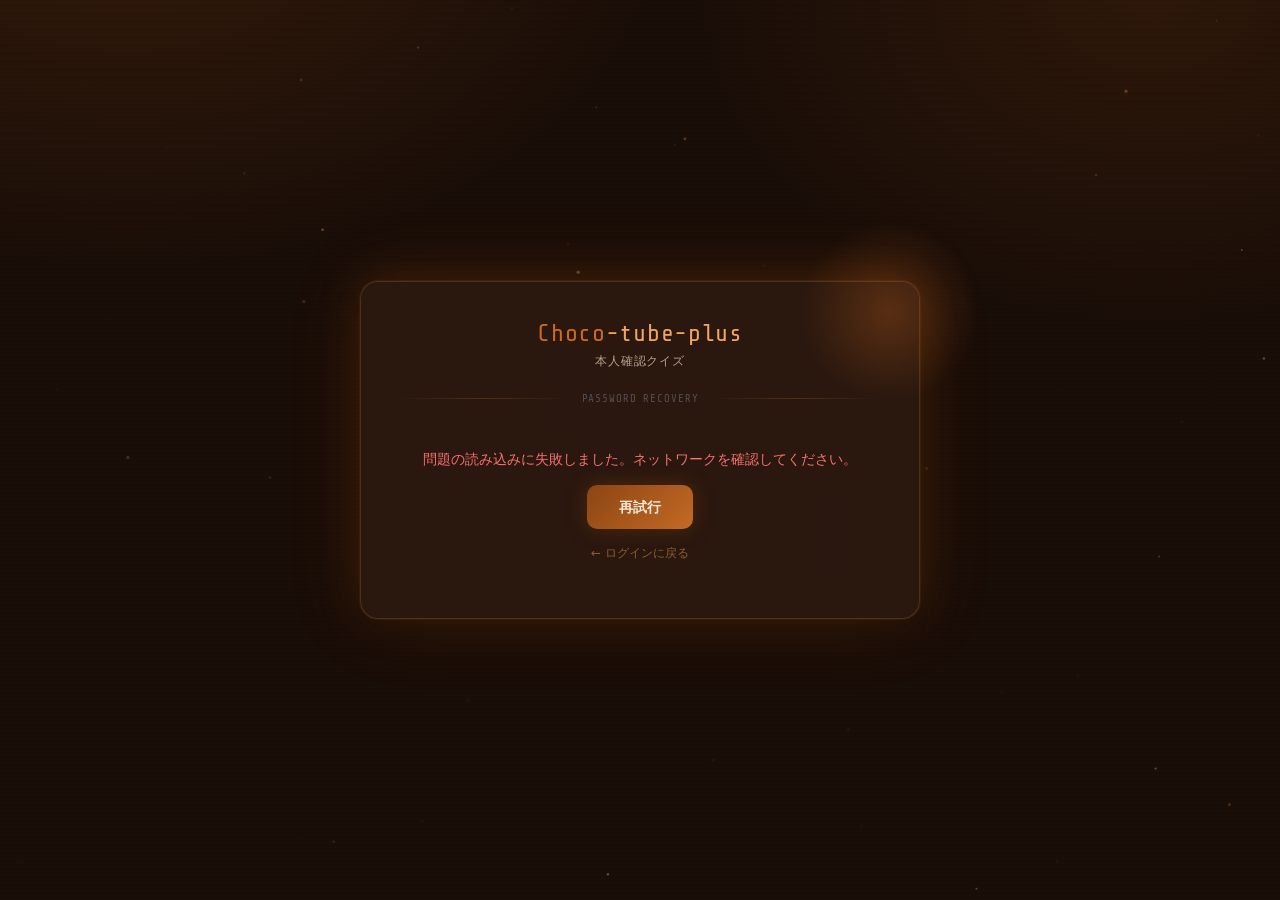
<file: templates/forgot.html>
<!DOCTYPE html>
<html lang="ja">
<head>
  <meta charset="UTF-8" />
  <meta name="viewport" content="width=device-width, initial-scale=1.0" />
  <title>認証クイズ — Choco-tube-plus</title>
  <link rel="preconnect" href="https://fonts.googleapis.com">
  <link rel="preconnect" href="https://fonts.gstatic.com" crossorigin>
  <link rel="stylesheet" href="https://fonts.googleapis.com/css2?family=Share+Tech+Mono&display=swap">
  <style>
    *, *::before, *::after { box-sizing: border-box; margin: 0; padding: 0; }

    :root {
      --bg: #1a0e08;
      --accent: #8b4513;
      --accent-bright: #d2691e;
      --cyan: #f4a460;
      --pink: #cd853f;
      --text: #f5ead8;
      --muted: #b8a48f;
      --border: rgba(210, 140, 70, 0.22);
      --border-glow: rgba(218, 165, 90, 0.55);
      --surface: rgba(45, 26, 16, 0.88);
    }

    html, body {
      width: 100%; min-height: 100%;
      background:
        radial-gradient(900px 600px at 10% -10%, rgba(210,105,30,0.14), transparent 60%),
        radial-gradient(700px 500px at 90% 0%, rgba(139,69,19,0.18), transparent 65%),
        var(--bg);
      background-attachment: fixed;
      font-family: 'Segoe UI', system-ui, sans-serif;
      color: var(--text);
    }

    #bgCanvas {
      position: fixed;
      inset: 0;
      width: 100%; height: 100%;
      z-index: 0;
    }

    .scanlines {
      position: fixed;
      inset: 0;
      z-index: 1;
      background: repeating-linear-gradient(
        0deg,
        transparent,
        transparent 2px,
        rgba(0,0,0,0.03) 2px,
        rgba(0,0,0,0.03) 4px
      );
      pointer-events: none;
    }

    #pageWrap {
      position: relative;
      z-index: 5;
      display: flex;
      flex-direction: column;
      align-items: center;
      justify-content: center;
      min-height: 100vh;
      padding: 2rem 1rem;
    }

    .quiz-card {
      width: min(560px, 96vw);
      background: var(--surface);
      border: 1px solid var(--border);
      border-radius: 18px;
      box-shadow:
        0 0 0 1px rgba(210,140,70,0.08),
        0 0 40px rgba(139,69,19,0.3),
        0 0 80px rgba(210,105,30,0.12),
        0 8px 32px rgba(0,0,0,0.6);
      backdrop-filter: blur(16px);
      -webkit-backdrop-filter: blur(16px);
      padding: 2.4rem 2.2rem 2rem;
      position: relative;
    }

    .quiz-card::before {
      content: '';
      position: absolute;
      top: -60px; right: -60px;
      width: 180px; height: 180px;
      background: radial-gradient(circle, rgba(210,105,30,0.28) 0%, transparent 70%);
      pointer-events: none;
    }

    .quiz-header {
      text-align: center;
      margin-bottom: 0.5rem;
    }

    .quiz-logo {
      font-family: 'Share Tech Mono', monospace;
      font-size: 1.5rem;
      letter-spacing: 0.03em;
      display: block;
      margin-bottom: 0.35rem;
    }
    .quiz-logo .logo-inv { color: var(--accent-bright); }
    .quiz-logo .logo-tube { color: var(--cyan); }

    .quiz-subtitle {
      font-size: 0.78rem;
      color: var(--muted);
      letter-spacing: 0.06em;
    }

    .quiz-divider {
      display: flex;
      align-items: center;
      gap: 0.7rem;
      margin: 1.4rem 0;
    }
    .quiz-divider::before,
    .quiz-divider::after {
      content: '';
      flex: 1;
      height: 1px;
      background: linear-gradient(90deg, transparent, var(--border), transparent);
    }
    .quiz-divider span {
      font-size: 0.68rem;
      color: rgba(148,163,184,0.4);
      font-family: 'Share Tech Mono', monospace;
      letter-spacing: 0.08em;
      white-space: nowrap;
    }

    .quiz-desc {
      font-size: 0.8rem;
      color: var(--muted);
      text-align: center;
      margin-bottom: 1.5rem;
      line-height: 1.6;
    }

    /* loading */
    #loadingState {
      text-align: center;
      padding: 2rem;
    }
    .spinner {
      width: 36px; height: 36px;
      border: 3px solid rgba(210,140,70,0.2);
      border-top-color: var(--accent-bright);
      border-radius: 50%;
      animation: spin 0.8s linear infinite;
      margin: 0 auto 1rem;
    }
    @keyframes spin { to { transform: rotate(360deg); } }
    .loading-text {
      font-size: 0.8rem;
      color: var(--muted);
      font-family: 'Share Tech Mono', monospace;
    }

    /* error */
    #errorState {
      display: none;
      text-align: center;
      padding: 1.5rem;
    }
    .error-text {
      color: #f87171;
      font-size: 0.85rem;
      margin-bottom: 1rem;
    }

    /* questions */
    #quizState { display: none; }

    .progress-bar-wrap {
      height: 4px;
      background: rgba(139,69,19,0.2);
      border-radius: 999px;
      overflow: hidden;
      margin-bottom: 1.4rem;
    }
    .progress-bar-fill {
      height: 100%;
      background: linear-gradient(90deg, var(--accent), var(--cyan));
      border-radius: 999px;
      transition: width 0.4s ease;
      box-shadow: 0 0 8px rgba(210,105,30,0.6);
    }

    .score-row {
      display: flex;
      justify-content: space-between;
      align-items: center;
      margin-bottom: 1.2rem;
    }
    .score-label {
      font-size: 0.72rem;
      color: var(--muted);
      font-family: 'Share Tech Mono', monospace;
    }
    .q-counter {
      font-size: 0.72rem;
      color: rgba(148,163,184,0.5);
      font-family: 'Share Tech Mono', monospace;
    }

    .question-text {
      font-size: 0.95rem;
      color: var(--text);
      line-height: 1.6;
      margin-bottom: 1.2rem;
      font-weight: 500;
    }

    .choices {
      display: flex;
      flex-direction: column;
      gap: 0.6rem;
    }

    .choice-btn {
      width: 100%;
      padding: 0.75rem 1rem;
      background: rgba(5, 9, 20, 0.5);
      border: 1px solid var(--border);
      border-radius: 10px;
      color: var(--text);
      font-size: 0.85rem;
      text-align: left;
      cursor: pointer;
      transition: border-color 0.2s, background 0.2s, transform 0.1s;
      font-family: inherit;
      line-height: 1.4;
    }
    .choice-btn:hover:not(:disabled) {
      border-color: rgba(210,140,70,0.5);
      background: rgba(139,69,19,0.15);
      transform: translateX(3px);
    }
    .choice-btn.correct {
      border-color: #059669;
      background: rgba(5,150,105,0.15);
      color: #6ee7b7;
    }
    .choice-btn.wrong {
      border-color: rgba(248,113,113,0.4);
      background: rgba(248,113,113,0.08);
      color: #f87171;
    }
    .choice-btn.reveal-correct {
      border-color: rgba(5,150,105,0.4);
      background: rgba(5,150,105,0.08);
    }
    .choice-btn:disabled { cursor: default; }

    .feedback-msg {
      margin-top: 0.8rem;
      font-size: 0.78rem;
      font-family: 'Share Tech Mono', monospace;
      min-height: 1.2em;
      transition: opacity 0.2s;
    }
    .feedback-msg.correct { color: #6ee7b7; }
    .feedback-msg.wrong { color: #f87171; }

    .next-btn {
      margin-top: 1.2rem;
      width: 100%;
      padding: 0.78rem;
      background: linear-gradient(135deg, #8b4513 0%, #c46a25 100%);
      border: none;
      border-radius: 10px;
      color: #f5ead8;
      font-size: 0.88rem;
      font-weight: 600;
      letter-spacing: 0.04em;
      cursor: pointer;
      transition: opacity 0.2s, transform 0.15s, box-shadow 0.2s;
      box-shadow: 0 0 20px rgba(139,69,19,0.4);
      display: none;
    }
    .next-btn:hover {
      opacity: 0.9;
      transform: translateY(-1px);
      box-shadow: 0 0 28px rgba(210,105,30,0.5);
    }

    /* result */
    #resultState {
      display: none;
      text-align: center;
      padding: 1rem 0;
    }

    .result-icon {
      font-size: 3rem;
      margin-bottom: 0.6rem;
    }
    .result-title {
      font-size: 1.3rem;
      font-weight: 700;
      margin-bottom: 0.4rem;
    }
    .result-title.pass { color: #6ee7b7; }
    .result-title.fail { color: #f87171; }

    .result-score {
      font-size: 0.85rem;
      color: var(--muted);
      margin-bottom: 1.4rem;
    }
    .result-score strong {
      color: var(--text);
      font-size: 1.1rem;
    }

    .result-btn {
      display: inline-block;
      padding: 0.78rem 2rem;
      border: none;
      border-radius: 10px;
      font-size: 0.88rem;
      font-weight: 600;
      cursor: pointer;
      transition: opacity 0.2s, transform 0.15s;
      text-decoration: none;
    }
    .result-btn.pass-btn {
      background: linear-gradient(135deg, #059669, #047857);
      color: #fff;
      box-shadow: 0 0 20px rgba(5,150,105,0.4);
    }
    .result-btn.retry-btn {
      background: linear-gradient(135deg, #8b4513 0%, #c46a25 100%);
      color: #f5ead8;
      box-shadow: 0 0 20px rgba(139,69,19,0.4);
    }
    .result-btn:hover { opacity: 0.9; transform: translateY(-1px); }

    .back-link {
      display: block;
      margin-top: 1rem;
      font-size: 0.75rem;
      color: rgba(210,140,70,0.6);
      text-decoration: none;
      transition: color 0.2s;
    }
    .back-link:hover { color: var(--accent-bright); }

    .dots-row {
      display: flex;
      justify-content: center;
      gap: 6px;
      margin-bottom: 1rem;
    }
    .dot {
      width: 9px; height: 9px;
      border-radius: 50%;
      background: rgba(139,69,19,0.25);
      transition: background 0.3s;
    }
    .dot.answered-correct { background: #059669; }
    .dot.answered-wrong { background: #f87171; }
    .dot.current { background: var(--accent-bright); box-shadow: 0 0 6px rgba(210,105,30,0.6); }
  </style>
</head>
<body>

<canvas id="bgCanvas"></canvas>
<div class="scanlines"></div>

<div id="pageWrap">
  <div class="quiz-card">
    <div class="quiz-header">
      <span class="quiz-logo">
        <span class="logo-inv">Choco</span><span class="logo-tube">-tube-plus</span>
      </span>
      <div class="quiz-subtitle">本人確認クイズ</div>
    </div>

    <div class="quiz-divider"><span>PASSWORD RECOVERY</span></div>

    <!-- Loading -->
    <div id="loadingState">
      <div class="spinner"></div>
      <div class="loading-text">問題を読み込み中...</div>
    </div>

    <!-- Error -->
    <div id="errorState">
      <div class="error-text" id="errorMsg">問題の読み込みに失敗しました</div>
      <button class="result-btn retry-btn" onclick="location.reload()">再試行</button>
      <a href="/login" class="back-link">← ログインに戻る</a>
    </div>

    <!-- Quiz -->
    <div id="quizState">
      <p class="quiz-desc">5問中3問以上正解でログインできます</p>

      <div class="dots-row" id="dotsRow"></div>

      <div class="progress-bar-wrap">
        <div class="progress-bar-fill" id="progressFill" style="width:0%"></div>
      </div>

      <div class="score-row">
        <span class="score-label">正解: <span id="scoreNum">0</span> / 5</span>
        <span class="q-counter">問 <span id="qNum">1</span> / 5</span>
      </div>

      <div class="question-text" id="questionText"></div>

      <div class="choices" id="choicesWrap"></div>

      <div class="feedback-msg" id="feedbackMsg"></div>

      <button class="next-btn" id="nextBtn"></button>
    </div>

    <!-- Result -->
    <div id="resultState">
      <div class="result-icon" id="resultIcon"></div>
      <div class="result-title" id="resultTitle"></div>
      <div class="result-score" id="resultScore"></div>
      <div id="resultActions"></div>
      <a href="/login" class="back-link">← ログインページに戻る</a>
    </div>
  </div>
</div>

<script>
(function() {
  /* ─── BACKGROUND PARTICLES ─── */
  const canvas = document.getElementById('bgCanvas');
  const ctx = canvas.getContext('2d');
  let W, H, particles, nodes;

  function resize() {
    W = canvas.width = window.innerWidth;
    H = canvas.height = window.innerHeight;
  }

  function initParticles() {
    particles = Array.from({length: 60}, () => ({
      x: Math.random() * W, y: Math.random() * H,
      r: Math.random() * 1.4 + 0.3,
      vx: (Math.random() - 0.5) * 0.25,
      vy: (Math.random() - 0.5) * 0.25,
      a: Math.random(),
      hue: Math.random() < 0.6 ? 'warm' : 'gold',
    }));
    nodes = Array.from({length: 18}, () => ({
      x: Math.random() * W, y: Math.random() * H,
      vx: (Math.random() - 0.5) * 0.12,
      vy: (Math.random() - 0.5) * 0.12,
    }));
  }

  function drawFrame() {
    ctx.clearRect(0, 0, W, H);
    for (let i = 0; i < nodes.length; i++) {
      for (let j = i+1; j < nodes.length; j++) {
        const dx = nodes[i].x - nodes[j].x;
        const dy = nodes[i].y - nodes[j].y;
        const dist = Math.sqrt(dx*dx + dy*dy);
        if (dist < 150) {
          ctx.beginPath();
          ctx.moveTo(nodes[i].x, nodes[i].y);
          ctx.lineTo(nodes[j].x, nodes[j].y);
          ctx.strokeStyle = `rgba(139,69,19,${0.1 * (1 - dist/150)})`;
          ctx.lineWidth = 0.7;
          ctx.stroke();
        }
      }
      const n = nodes[i];
      n.x += n.vx; n.y += n.vy;
      if (n.x < 0 || n.x > W) n.vx *= -1;
      if (n.y < 0 || n.y > H) n.vy *= -1;
    }
    for (const p of particles) {
      ctx.beginPath();
      ctx.arc(p.x, p.y, p.r, 0, Math.PI*2);
      ctx.fillStyle = p.hue === 'warm'
        ? `rgba(210,105,30,${p.a * 0.5})`
        : `rgba(244,164,96,${p.a * 0.4})`;
      ctx.fill();
      p.x += p.vx; p.y += p.vy;
      p.a += (Math.random() - 0.5) * 0.04;
      p.a = Math.max(0.1, Math.min(1, p.a));
      if (p.x < -5) p.x = W+5; if (p.x > W+5) p.x = -5;
      if (p.y < -5) p.y = H+5; if (p.y > H+5) p.y = -5;
    }
    requestAnimationFrame(drawFrame);
  }

  resize(); initParticles(); drawFrame();
  window.addEventListener('resize', () => { resize(); initParticles(); });

  /* ─── QUIZ LOGIC ─── */
  const Q_URL = 'https://raw.githubusercontent.com/kuru-bana/Chocolate-Learning-Committee/refs/heads/main/choco-site/q.txt';
  const TOTAL = 5;
  const PASS_THRESHOLD = 3;

  let questions = [];
  let currentIdx = 0;
  let score = 0;
  let results = []; // 'correct' | 'wrong' | null

  function parseQTxt(text) {
    const lines = text.split('\n');
    const qs = [];
    for (const line of lines) {
      const trimmed = line.trim();
      if (!trimmed || trimmed.startsWith('#')) continue;
      const parts = trimmed.split(' / ');
      if (parts.length < 3) continue;
      const qPart = parts.find(p => p.startsWith('Q:'));
      const aPart = parts.find(p => p.startsWith('A:'));
      const wParts = parts.filter(p => p.startsWith('W:'));
      if (!qPart || !aPart || wParts.length === 0) continue;
      qs.push({
        q: qPart.slice(2).trim(),
        answer: aPart.slice(2).trim(),
        wrongs: wParts.map(w => w.slice(2).trim()),
      });
    }
    return qs;
  }

  function shuffle(arr) {
    const a = [...arr];
    for (let i = a.length - 1; i > 0; i--) {
      const j = Math.floor(Math.random() * (i + 1));
      [a[i], a[j]] = [a[j], a[i]];
    }
    return a;
  }

  function pickRandom(arr, n) {
    return shuffle(arr).slice(0, n);
  }

  async function loadQuestions() {
    try {
      const res = await fetch(Q_URL, { cache: 'no-store' });
      if (!res.ok) throw new Error('fetch failed');
      const text = await res.text();
      const all = parseQTxt(text);
      if (all.length < TOTAL) throw new Error('not enough questions');
      questions = pickRandom(all, TOTAL);
      results = Array(TOTAL).fill(null);
      showQuiz();
    } catch (e) {
      document.getElementById('loadingState').style.display = 'none';
      document.getElementById('errorState').style.display = 'block';
      document.getElementById('errorMsg').textContent = '問題の読み込みに失敗しました。ネットワークを確認してください。';
    }
  }

  function showQuiz() {
    document.getElementById('loadingState').style.display = 'none';
    const quizState = document.getElementById('quizState');
    quizState.style.display = 'block';

    buildDots();
    renderQuestion(0);
  }

  function buildDots() {
    const dotsRow = document.getElementById('dotsRow');
    dotsRow.innerHTML = '';
    for (let i = 0; i < TOTAL; i++) {
      const dot = document.createElement('div');
      dot.className = 'dot' + (i === 0 ? ' current' : '');
      dot.id = `dot-${i}`;
      dotsRow.appendChild(dot);
    }
  }

  function updateDots() {
    for (let i = 0; i < TOTAL; i++) {
      const dot = document.getElementById(`dot-${i}`);
      dot.className = 'dot';
      if (results[i] === 'correct') dot.classList.add('answered-correct');
      else if (results[i] === 'wrong') dot.classList.add('answered-wrong');
      else if (i === currentIdx) dot.classList.add('current');
    }
  }

  function renderQuestion(idx) {
    currentIdx = idx;
    const q = questions[idx];
    updateDots();

    document.getElementById('progressFill').style.width = `${(idx / TOTAL) * 100}%`;
    document.getElementById('scoreNum').textContent = score;
    document.getElementById('qNum').textContent = idx + 1;
    document.getElementById('questionText').textContent = q.q;
    document.getElementById('feedbackMsg').textContent = '';
    document.getElementById('feedbackMsg').className = 'feedback-msg';
    document.getElementById('nextBtn').style.display = 'none';

    const choices = shuffle([q.answer, ...q.wrongs]);
    const wrap = document.getElementById('choicesWrap');
    wrap.innerHTML = '';

    choices.forEach(choice => {
      const btn = document.createElement('button');
      btn.className = 'choice-btn';
      btn.textContent = choice;
      btn.addEventListener('click', () => handleAnswer(choice, q.answer, choices));
      wrap.appendChild(btn);
    });
  }

  function handleAnswer(selected, correct, allChoices) {
    const btns = document.querySelectorAll('.choice-btn');
    btns.forEach(btn => {
      btn.disabled = true;
      if (btn.textContent === correct) btn.classList.add('reveal-correct');
    });

    const isCorrect = selected === correct;
    const feedback = document.getElementById('feedbackMsg');

    if (isCorrect) {
      score++;
      results[currentIdx] = 'correct';
      document.getElementById('scoreNum').textContent = score;
      btns.forEach(btn => {
        if (btn.textContent === selected) btn.classList.add('correct');
      });
      feedback.textContent = '✓ 正解！';
      feedback.className = 'feedback-msg correct';
    } else {
      results[currentIdx] = 'wrong';
      btns.forEach(btn => {
        if (btn.textContent === selected) btn.classList.add('wrong');
      });
      feedback.textContent = `✗ 不正解。正解は「${correct}」`;
      feedback.className = 'feedback-msg wrong';
    }

    updateDots();

    const nextBtn = document.getElementById('nextBtn');
    nextBtn.style.display = 'block';

    if (currentIdx + 1 < TOTAL) {
      nextBtn.textContent = '次の問題 →';
      nextBtn.onclick = () => renderQuestion(currentIdx + 1);
    } else {
      nextBtn.textContent = '結果を見る';
      nextBtn.onclick = showResult;
    }
  }

  async function showResult() {
    document.getElementById('quizState').style.display = 'none';
    const resultState = document.getElementById('resultState');
    resultState.style.display = 'block';

    const passed = score >= PASS_THRESHOLD;

    document.getElementById('resultIcon').textContent = passed ? '🍫' : '😢';
    const titleEl = document.getElementById('resultTitle');
    titleEl.textContent = passed ? '認証成功！' : '認証失敗';
    titleEl.className = `result-title ${passed ? 'pass' : 'fail'}`;
    document.getElementById('resultScore').innerHTML = `
      スコア: <strong>${score} / ${TOTAL}</strong>（${PASS_THRESHOLD}問以上で合格）
    `;

    const actionsEl = document.getElementById('resultActions');

    if (passed) {
      actionsEl.innerHTML = '<div class="loading-text" style="margin-bottom:0.5rem">ログイン中...</div>';
      try {
        const res = await fetch('/api/quiz-login', {
          method: 'POST',
          headers: { 'Content-Type': 'application/json' },
          body: JSON.stringify({ score, total: TOTAL }),
        });
        const data = await res.json().catch(() => ({}));
        if (res.ok && data.ok) {
          actionsEl.innerHTML = '';
          const btn = document.createElement('a');
          btn.href = data.redirect || '/';
          btn.className = 'result-btn pass-btn';
          btn.textContent = 'サイトに入る →';
          actionsEl.appendChild(btn);
          setTimeout(() => { window.location.href = data.redirect || '/'; }, 1200);
        } else {
          actionsEl.innerHTML = '<div class="error-text">ログイン処理に失敗しました</div>';
        }
      } catch {
        actionsEl.innerHTML = '<div class="error-text">ネットワークエラーが発生しました</div>';
      }
    } else {
      actionsEl.innerHTML = `
        <button class="result-btn retry-btn" onclick="retryQuiz()">もう一度挑戦</button>
      `;
    }
  }

  window.retryQuiz = function() {
    score = 0;
    currentIdx = 0;
    results = Array(TOTAL).fill(null);
    document.getElementById('resultState').style.display = 'none';
    document.getElementById('loadingState').style.display = 'block';
    loadQuestions();
  };

  loadQuestions();
})();
</script>
</body>
</html>
</file>
